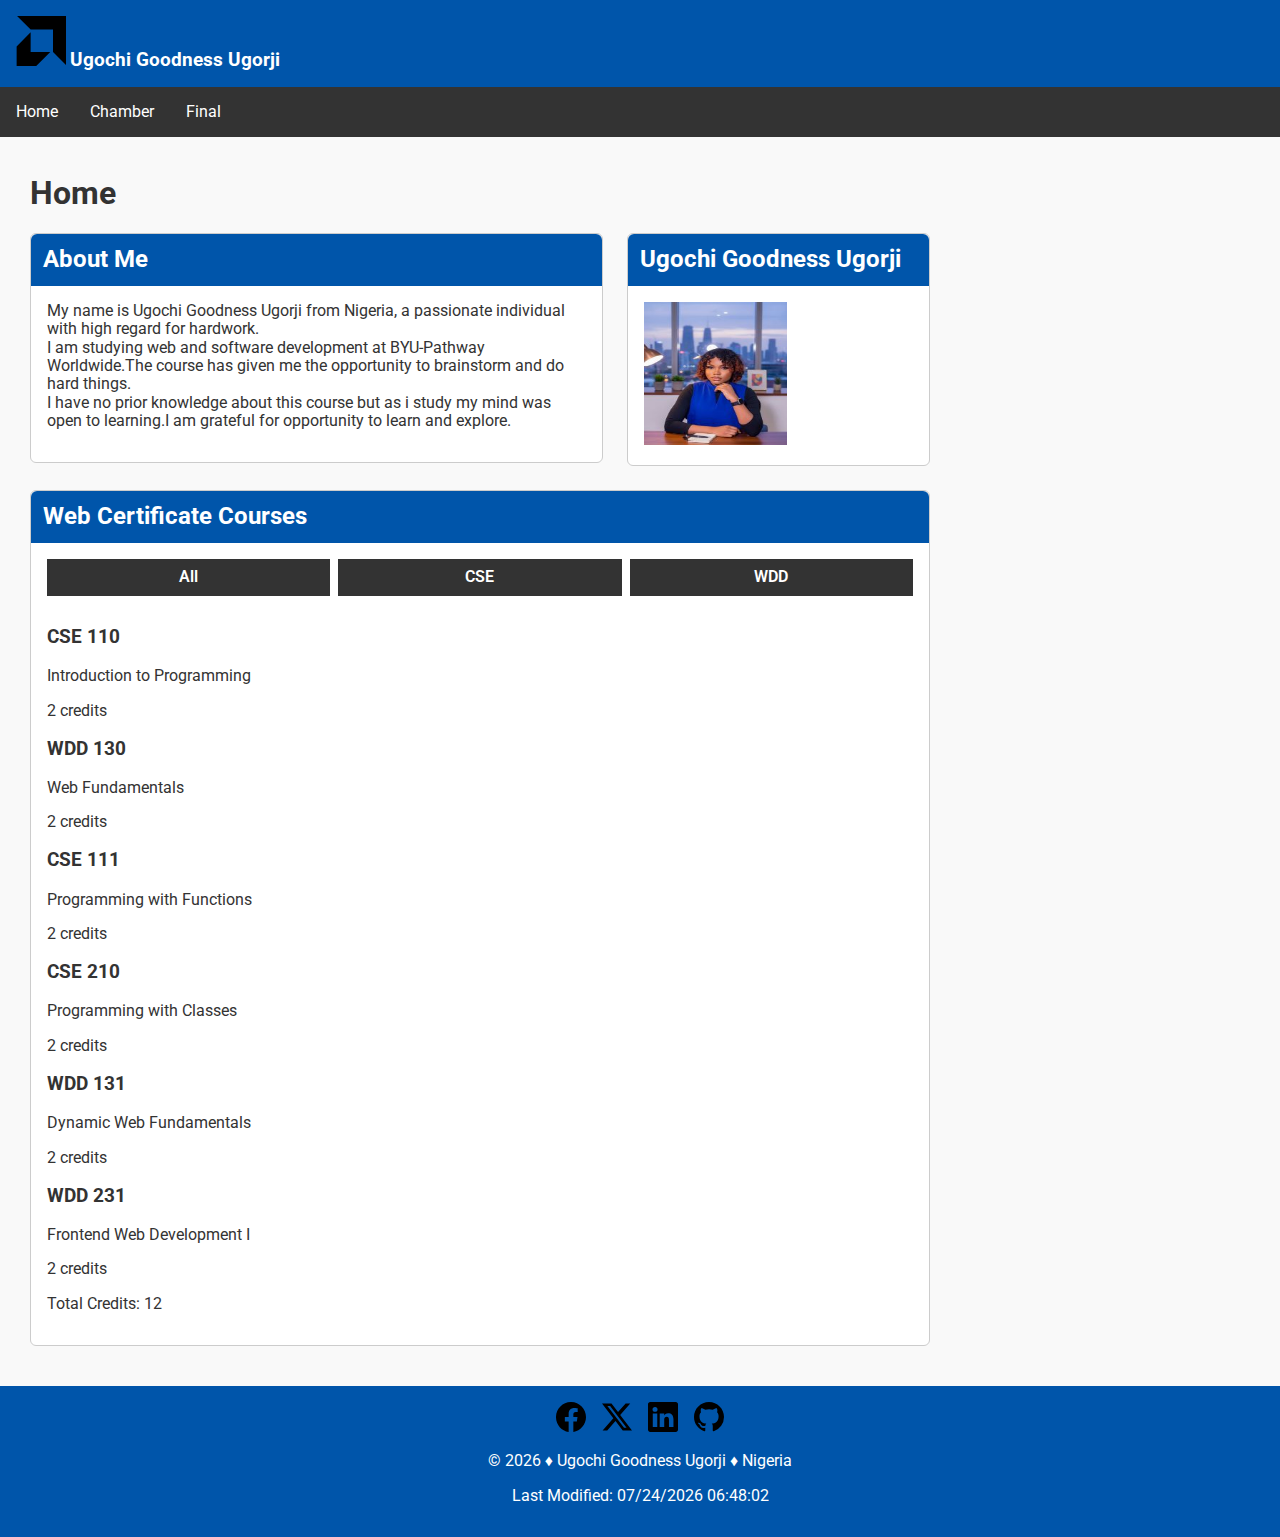
<file: index.html>
<!DOCTYPE html>
<html lang="en-US">
<head>
  <meta charset="UTF-8">
  <meta name="viewport" content="width=device-width, initial-scale=1.0">
  <title>Course Home Page</title>
  <meta name="description" content="This is a course landing page for Ugochi Goodness Ugorji. ">
  <meta name="author" content="Ugochi Goodness Ugorji">
 
     <!-- Google Font -->
  <link rel="preconnect" href="https://fonts.googleapis.com">
  <link rel="preconnect" href="https://fonts.gstatic.com" crossorigin>
  <link href="https://fonts.googleapis.com/css2?family=Roboto:wght@400;700&display=swap" rel="stylesheet">

  <link rel="stylesheet" href="styles/normalize.css">
  <link rel="stylesheet" href="styles/small.css">
  <link rel="stylesheet" href="styles/larger.css">

  <script src="scripts/navigation.js" defer></script>
  <script src="scripts/date.js" defer></script>
  <script src="scripts/courses.js" defer></script>
</head>


<body>
    <header>
        <img src="images/logo.svg" alt="site logo" width="40" height="40">
        <span>Ugochi Goodness Ugorji</span>
        <button id="nav-button" class="hamburger" aria-label="navigation"></button>
    </header>

    <nav id="nav-bar" class="navigation">
       <a href="index.html" class="active">Home</a>
       <a href="chamber/">Chamber</a>
       <a href="finalproject/">Final</a>
    </nav>

    <main>
        <h1>Home</h1>

    <div class="top-sections">
        <section class="card">
            <h2 class="about me">About Me</h2>
            <p>My name is Ugochi Goodness Ugorji from Nigeria, a passionate individual with high regard for hardwork. <br>I am studying web and software development at BYU-Pathway Worldwide.The course has given me the opportunity to brainstorm and do hard things. 
                <br>I have no prior knowledge about this course but as i study my mind was open to learning.I am grateful for opportunity to learn and explore.
            </p>
        </section>

        <section class="card">
               <h2>Ugochi Goodness Ugorji</h2>
               <img src="images/goodness.jpg" alt="Ugochi Goodness Ugorji" width="143" height="143">
        </section>
    </div>

        <section class="card">
            <h2 class="web certificate courses">Web Certificate Courses</h2>
         <div class="course-filters">

            <div class="filter-group broad">
               <button data-filter="all">All</button>
               <button data-filter="cse">CSE</button>
               <button data-filter="wdd">WDD</button>
            </div>
                 
             <div id="courses-container" class="courses"></div>
         </div>

            <p id="creditTotal">Total Credits: 0</p>
        </section>
    </main>

    <footer>
        <nav class="sociallinks">
          <a href="https://facebook.com">
            <img src="images/facebook.svg" alt="Facebook">
          </a>
          <a href="https://twitter.com">
            <img src="images/twitter-x.svg" alt="Twitter">
          </a>
          <a href="https://www.linkedin.com/in/ugochi-goodness-ugorji?lipi=urn%3Ali%3Apage%3Ad_flagship3_profile_view_base_contact_details%3ByvwgvwNKQumSyYw7Ydek9g%3D%3D">
            <img src="images/linkedin.svg" alt="LinkedIn">
          </a>
          <a href="https://github.com/UgochiGoodness">
            <img src="images/github.svg" alt="GitHub">
          </a>
        </nav>
        <p>© <span id="currentyear"></span> ♦ Ugochi Goodness Ugorji ♦ Nigeria</p>
        <p id="lastModified"></p>
    </footer>
</body>
</html>
</file>
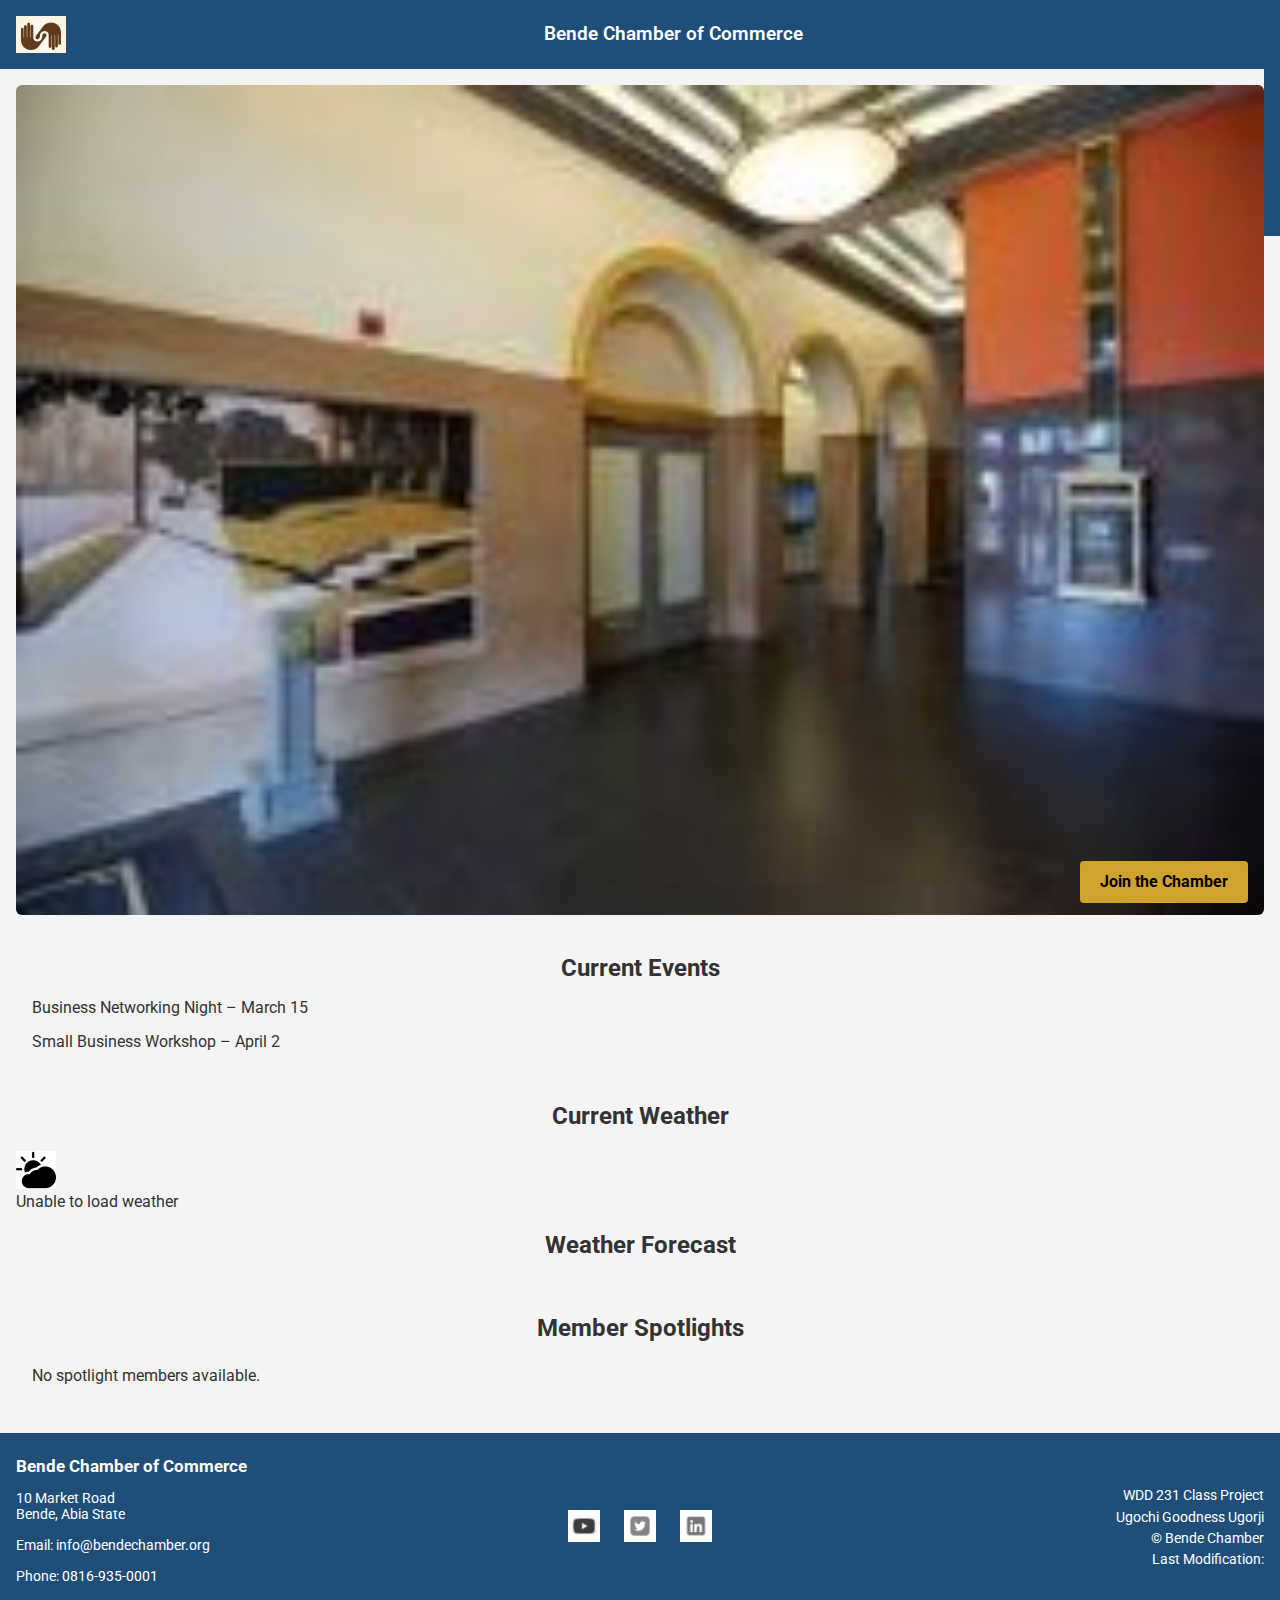
<file: chamber/index.html>
<!DOCTYPE html>
<html lang="en-US">
<head>
    <meta charset="UTF-8">
    <meta name="viewport" content="width=device-width, initial-scale=1.0">
    <title>Bende Chamber of Commerce | Home</title>
    <meta name="description" content="The Bende Chamber of Commerce business directory provides a comprehensive listing of local businesses, services, and member organizations in Nigeria.">
    <meta name="author" content="Ugochi Goodness Ugorji">

       <!-- Favicon -->
    <link rel="icon" href="images/favicon.ico">

       <!-- Facebook Meta -->
    <meta property="og:title" content="Bende Chamber of Commerce">
    <meta property="og:description" content="The Bende Chamber of Commerce is dedicated to supporting local businesses in Bende, 
    Nigeria, by providing them with greater visibility, and growth.">
    <meta property="og:image" content="https://ugochigoodness.github.io/wdd231/chamber/images/chamber.jpg">
    <meta property="og:url" content="https://ugochigoodness.github.io/wdd231/chamber/directory.html">

       <!-- Google Font -->
    <link rel="preconnect" href="https://fonts.googleapis.com">
    <link rel="preconnect" href="https://fonts.gstatic.com" crossorigin>
    <link href="https://fonts.googleapis.com/css2?family=Roboto:wght@400;700&display=swap" rel="stylesheet">

    <link rel="stylesheet" href="styles/normalize.css">
    <link rel="stylesheet" href="styles/small.css">
    <link rel="stylesheet" href="styles/large.css">

    <script src="scripts/spotlights.js" defer></script>
    <script src="scripts/weather.js" defer></script>
</head>

<body>
    <header>
       <img src="images/chamber.jpg" alt="Chamber Logo">
       <h1>Bende Chamber of Commerce</h1>
        <nav>
          <button id="menu" aria-label="Open navigation menu"></button>
            <ul class="navigation">
               <li><a href="#">Home</a></li>
               <li><a href="directory.html" class="active">Directory</a></li>
               <li><a href="#">Join</a></li>
               <li><a href="#">Discover</a></li>
            </ul>
        </nav>
    </header>

       <main>
               <!-- HERO -->
            <section class="hero">
               <img src="images/hero.jpg" alt="Bende community and local businesses">
               <a href="#" class="cta">Join the Chamber</a>
            </section>

             <!-- WRAPPER FOR EVENTS & WEATHER (NEW) -->
        <div class="home-main">  
                <!-- EVENTS -->
                  <section class="events">
                     <h2>Current Events</h2>
                     <p>Business Networking Night – March 15</p>
                     <p>Small Business Workshop – April 2</p>
                  </section>

                     <!-- CURRENT WEATHER -->
                <section class="weather-current">
                      <h2>Current Weather</h2>
                         <!-- Weather icon and temp dynamically inserted by JS -->
                    <div class="weather-icon-temp">
                      <img id="weather-icon" src="images/weather.png" alt="Weather icon" />
                      <div id="temperature"></div>
                    </div>
                      <div id="description"></div>
                        <div class="weather-details">
                           <p id="high"></p>
                           <p id="low"></p>
                           <p id="humidity"></p>
                           <p id="sunrise"></p>
                           <p id="sunset"></p>
                        </div>
                </section>

              <!-- WEATHER FORECAST -->
          <section class="weather-forecast">
            <h2>Weather Forecast</h2>
            <div id="forecast"></div>
          </section>
        </div> 

  <!-- SPOTLIGHTS -->
  <section class="spotlights">
    <h2>Member Spotlights</h2>
    <div class="spotlight-cards"></div>
  </section>
</main>

    <footer>
      <div class="footer-content">

        <div class="footer-left">
           <h3>Bende Chamber of Commerce</h3>
           <p>10 Market Road<br>Bende, Abia State</p>
           <p>Email: info@bendechamber.org</p>
           <p>Phone: 0816-935-0001</p>
        </div>

        <div class="footer-center">
             <a href="#" aria-label="YouTube">
               <img src="images/youtube.jpg" alt="YouTube icon">
             </a>
            <a href="#" aria-label="Twitter">
              <img src="images/twitter.png" alt="Twitter icon">
            </a>
          <a href="#" aria-label="LinkedIn">
            <img src="images/linkedin.png" alt="LinkedIn icon">
          </a>
        </div>

        <div class="footer-right">
           <p>WDD 231 Class Project</p>
           <p>Ugochi Goodness Ugorji</p>
           <p>© <span id="year"></span> Bende Chamber</p>
           <p>Last Modification: <span id="lastModified"></span></p>
        </div>

       </div>
    </footer>
</body>
</html>
</file>
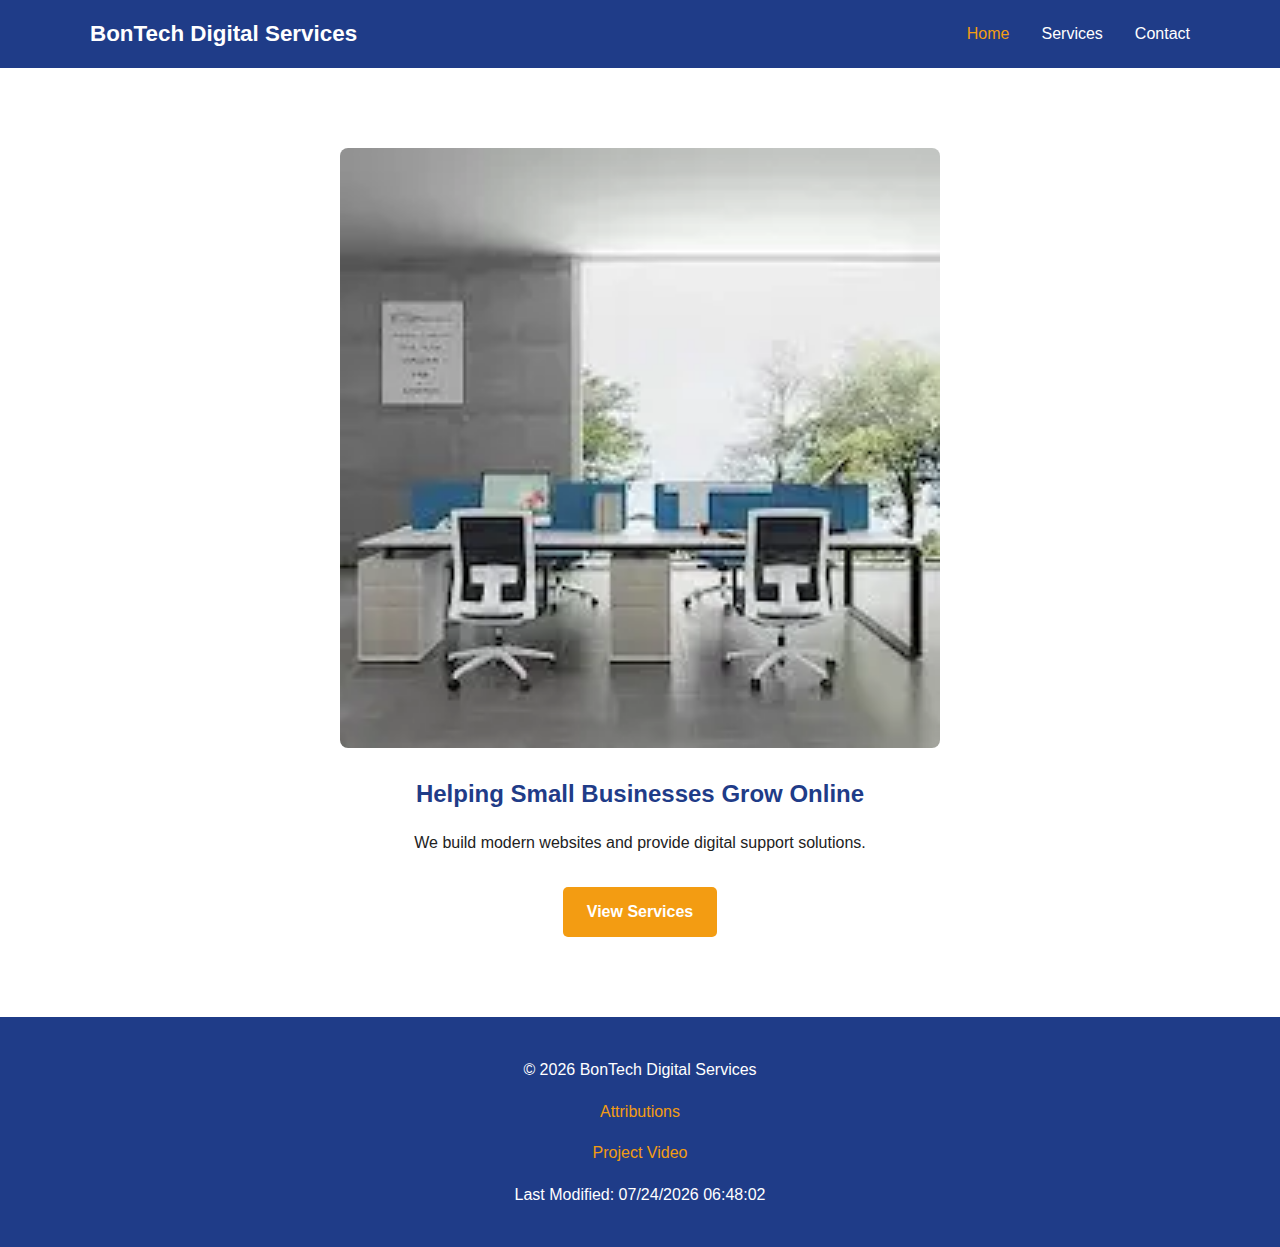
<file: finalproject/index.html>
<!DOCTYPE html>
<html lang="en-US">
<head>
<meta charset="UTF-8">
<title>Home | BonTech Digital Services</title>
<meta name="description" content="BonTech provides web development and digital solutions for small businesses.">
<meta name="author" content="Ugochi Goodness Ugorji">
<meta name="viewport" content="width=device-width, initial-scale=1.0">

<!-- Favicon -->
    <link rel="icon" href="images/favicon.ico">

    <meta property="og:title" content="BonTech Digital Services – Web Solutions">
    <meta property="og:description" content="BonTech provides modern websites and digital support to help small businesses grow online.">
    <meta property="og:image" content="https://ugochigoodness.github.io/wdd231/finalproject/images/hero.webp">
    <meta property="og:url" content="https://ugochigoodness.github.io/wdd231/finalproject/index.html">
    <meta property="og:type" content="website">

<link rel="stylesheet" href="styles/base.css">
<link rel="stylesheet" href="styles/larger.css">

<meta property="og:title" content="BonTech Digital Services">
<meta property="og:description" content="Professional web and digital solutions.">
<meta property="og:type" content="website">
<meta property="og:image" content="images/hero.webp">
</head>

<body>

<header>
  <div class="header-container">
    <h1>BonTech Digital Services</h1>
    <button id="menuBtn" aria-label="Toggle Navigation">☰</button>
    <nav id="navMenu">
      <a href="index.html" class="active">Home</a>
      <a href="services.html">Services</a>
      <a href="contact.html">Contact</a>
    </nav>
  </div>
</header>


<main>
<section class="hero">
<img src="images/hero.webp" alt="Professional web development workspace" loading="lazy">
<h2>Helping Small Businesses Grow Online</h2>
<p>We build modern websites and provide digital support solutions.</p>
<a href="services.html" class="cta">View Services</a>
</section>
</main>

<footer>
<p>&copy; 2026 BonTech Digital Services</p>
<p><a href="attributions.html">Attributions</a></p>
<p><a href="https://your-video-link.com">Project Video</a></p>
<p id="lastModified"></p>
</footer>

<script type="module" src="js/main.js"></script>
</body>
</html>
</file>
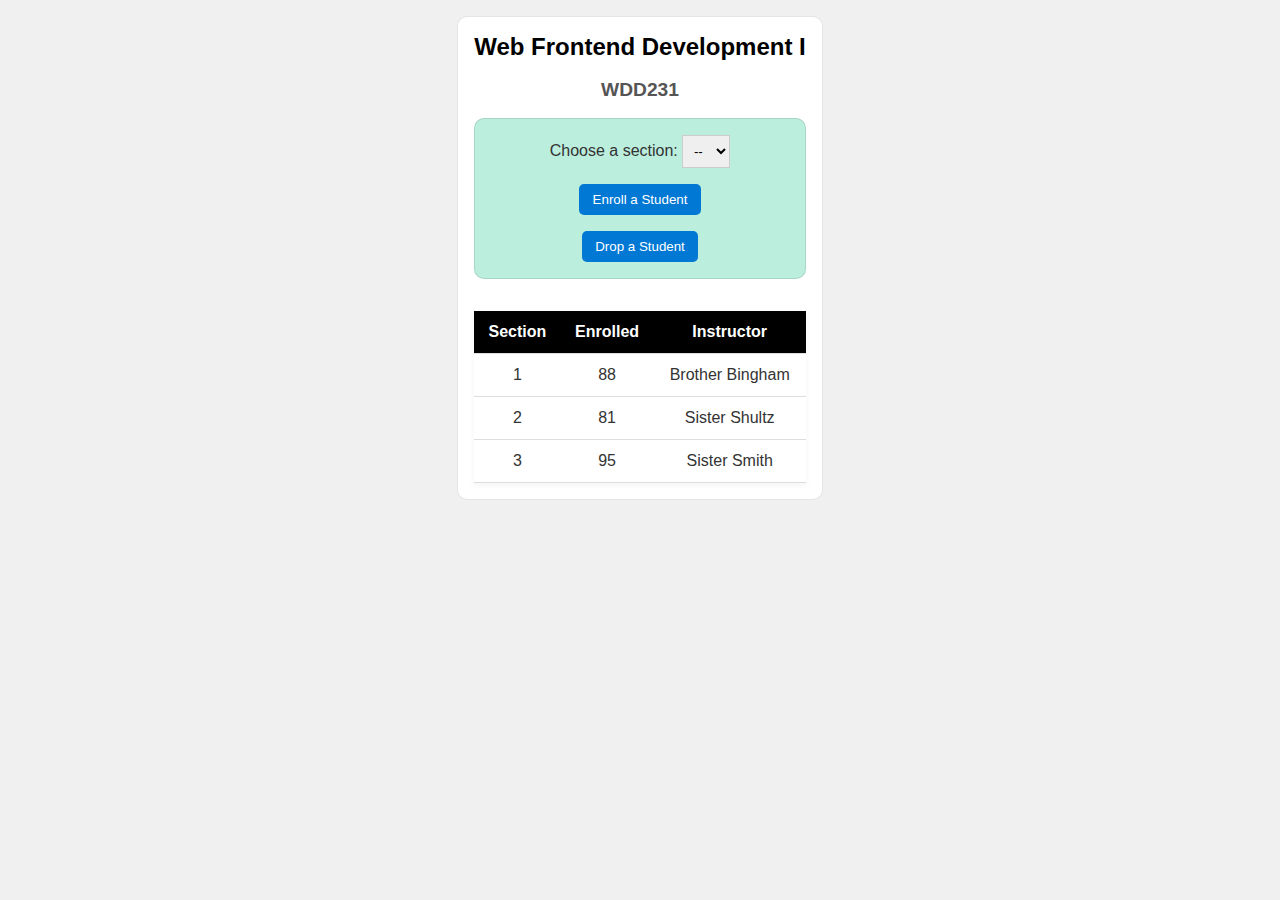
<file: modules.html>
<!DOCTYPE html>
<html lang="en-US">

<head>
  <meta charset="UTF-8">
  <meta name="viewport" content="width=device-width, initial-scale=1.0">
  <title>Modules Example: Course and Sections</title>
  <link rel="stylesheet" href="styles/modules.css">
  <script type="module" src="scripts/modules.mjs"></script>
  <script src="scripts/course.mjs" defer></script>
  <script src="scripts/output.mjs" defer></script>
  <script src="scripts/sections.mjs" defer></script>
</head>

<body>
  <main>
  <h1 id="courseName">Web Frontend Development I</h1>
  <h2 id="courseCode">WDD231</h2>

  <div id="enrollment">
    <label for="sectionNumber">Choose a section:</label>
    <select id="sectionNumber">
      <option value="0">--</option>
      <option value="1">1</option>
      <option value="2">2</option>
      <option value="3">3</option>
    </select>
    <button id="enrollStudent">Enroll a Student</button>
    <button id="dropStudent">Drop a Student</button>
  </div>

  <table>
    <thead>
      <tr>
        <th>Section</th>
        <th>Enrolled</th>
        <th>Instructor</th>
      </tr>
    </thead>
    <tbody id="sections">
      <tr>
        <td>1</td>
        <td>88</td>
        <td>Brother Bingham</td>
      </tr>

      <tr>
        <td>2</td>
        <td>81</td>
        <td>Sister Shultz</td>
      </tr>

      <tr>
        <td>3</td>
        <td>95</td>
        <td>Sister Smith</td>
      </tr>
    </tbody>
  </table>
  </main>
</body>

</html>
</file>
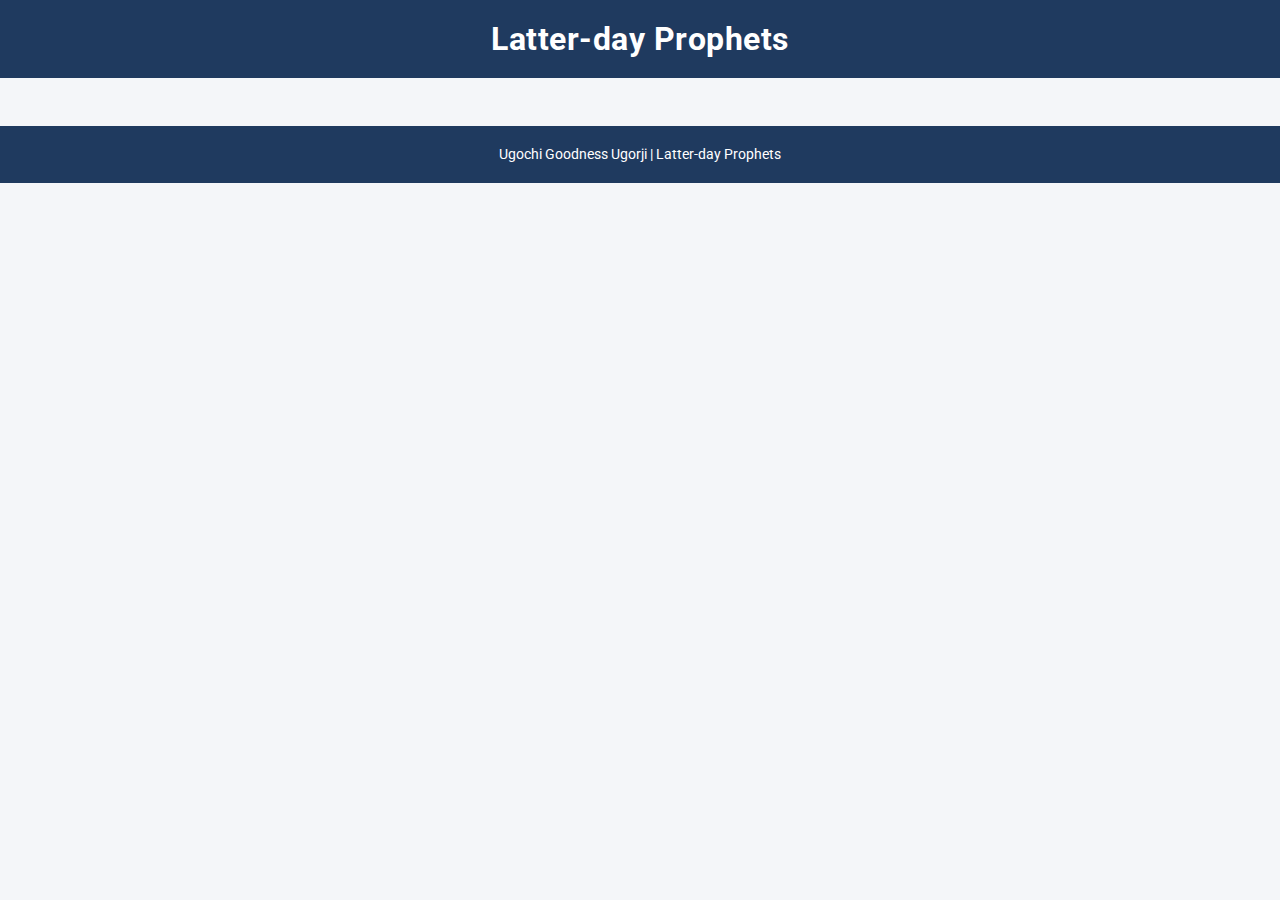
<file: prophets.html>
<!DOCTYPE html>
<html lang="en-US">
<head>
    <meta charset="UTF-8">
    <meta name="viewport" content="width=device-width, initial-scale=1.0">
    <title>Latter-Day Saints Prophets</title>
    <meta name="description" content="">
    <meta name="author" content="Ugochi Goodness Ugochi">

       <!-- Google Font -->
    <link rel="preconnect" href="https://fonts.googleapis.com">
    <link rel="preconnect" href="https://fonts.gstatic.com" crossorigin>
    <link href="https://fonts.googleapis.com/css2?family=Roboto:wght@400;700&display=swap" rel="stylesheet">

    <link rel="stylesheet" href="styles/prophets.css">

    <script src="scripts/prophets.js" defer ></script>

</head>
<body>
    <header>
      <h1>Latter-day Prophets</h1>
    </header>
    <main>
      <div id="cards"></div>
    </main>
    <footer>
      Ugochi Goodness Ugorji | Latter-day Prophets
    </footer> 
</body>
</html>
</file>
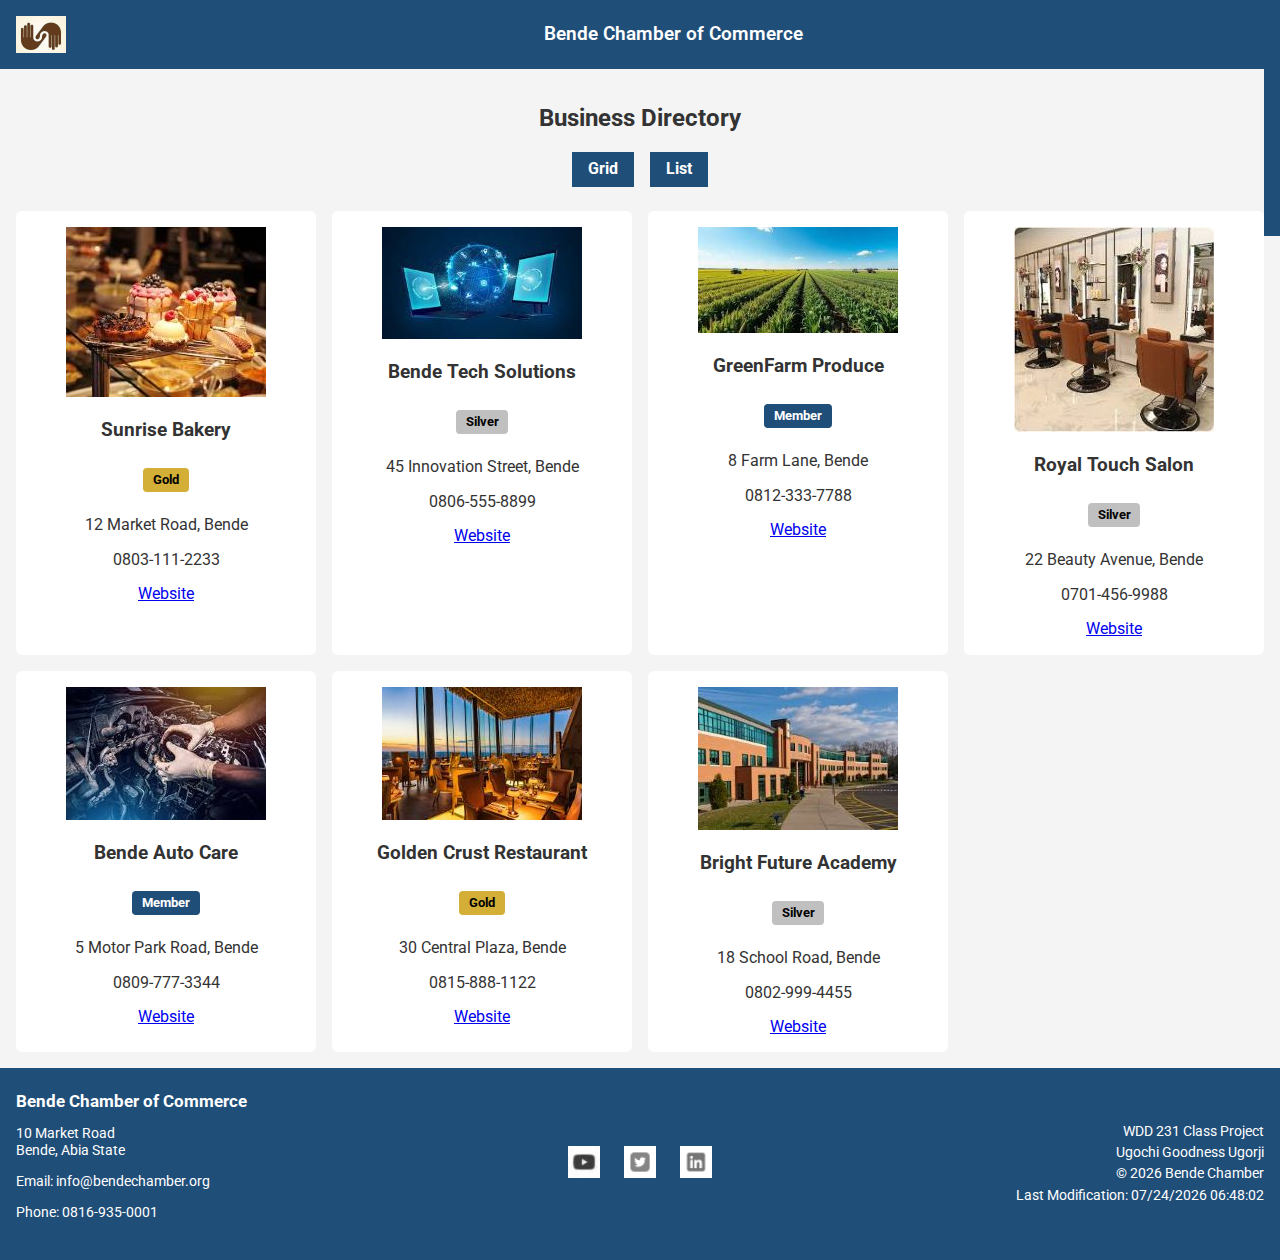
<file: chamber/directory.html>
<!DOCTYPE html>
<html lang="en-US">
<head>
    <meta charset="UTF-8">
    <meta name="viewport" content="width=device-width, initial-scale=1.0">
    <title>Bende Chamber of Commerce | Directory</title>
    <meta name="description" content="Chamber of Commerce business directory for Bende Chamber of Comer located in Nigeria">
    <meta name="author" content="Ugochi Goodness Ugorji">

       <!-- Favicon -->
    <link rel="icon" href="images/favicon.ico">

       <!-- Facebook Meta -->
    <meta property="og:title" content="Bende Chamber of Commerce">
    <meta property="og:description" content="Supporting local businesses in Bende, Niegria so that there will be visibility, growth and connection.">
    <meta property="og:image" content="images/facebook.png">
    <meta property="og:url" content="https://UgochiGoodness.github.io/wdd231/chamber/">

       <!-- Google Font -->
    <link rel="preconnect" href="https://fonts.googleapis.com">
    <link rel="preconnect" href="https://fonts.gstatic.com" crossorigin>
    <link href="https://fonts.googleapis.com/css2?family=Roboto:wght@400;700&display=swap" rel="stylesheet">

    <link rel="stylesheet" href="styles/normalize.css">
    <link rel="stylesheet" href="styles/small.css">
    <link rel="stylesheet" href="styles/large.css">
</head>
<body>
    <header>
       <img src="images/chamber.jpg" alt="Chamber Logo">
       <h1>Bende Chamber of Commerce</h1>
        <nav>
          <button id="menu" aria-label="Open navigation menu"></button>
            <ul class="navigation">
               <li><a href="#">Home</a></li>
               <li><a href="directory.html" class="active">Directory</a></li>
               <li><a href="#">Join</a></li>
               <li><a href="#">Discover</a></li>
            </ul>
        </nav>
    </header>

        <main>
          <h2>Business Directory</h2>

         <div class="view-buttons">
           <button id="grid">Grid</button>
           <button id="list">List</button>
         </div>

          <section id="members" class="grid"></section>
        </main>

    <footer>
      <div class="footer-content">

        <div class="footer-left">
           <h3>Bende Chamber of Commerce</h3>
           <p>10 Market Road<br>Bende, Abia State</p>
           <p>Email: info@bendechamber.org</p>
           <p>Phone: 0816-935-0001</p>
        </div>

        <div class="footer-center">
             <a href="#" aria-label="YouTube">
               <img src="images/youtube.jpg" alt="YouTube icon">
             </a>
            <a href="#" aria-label="Twitter">
              <img src="images/twitter.png" alt="Twitter icon">
            </a>
          <a href="#" aria-label="LinkedIn">
            <img src="images/linkedin.png" alt="LinkedIn icon">
          </a>
        </div>

        <div class="footer-right">
           <p>WDD 231 Class Project</p>
           <p>Ugochi Goodness Ugorji</p>
           <p>© <span id="year"></span> Bende Chamber</p>
           <p>Last Modification: <span id="lastModified"></span></p>
        </div>

       </div>
    </footer>

      <script src="scripts/directory.js" defer></script>
</body>
</html>
</file>
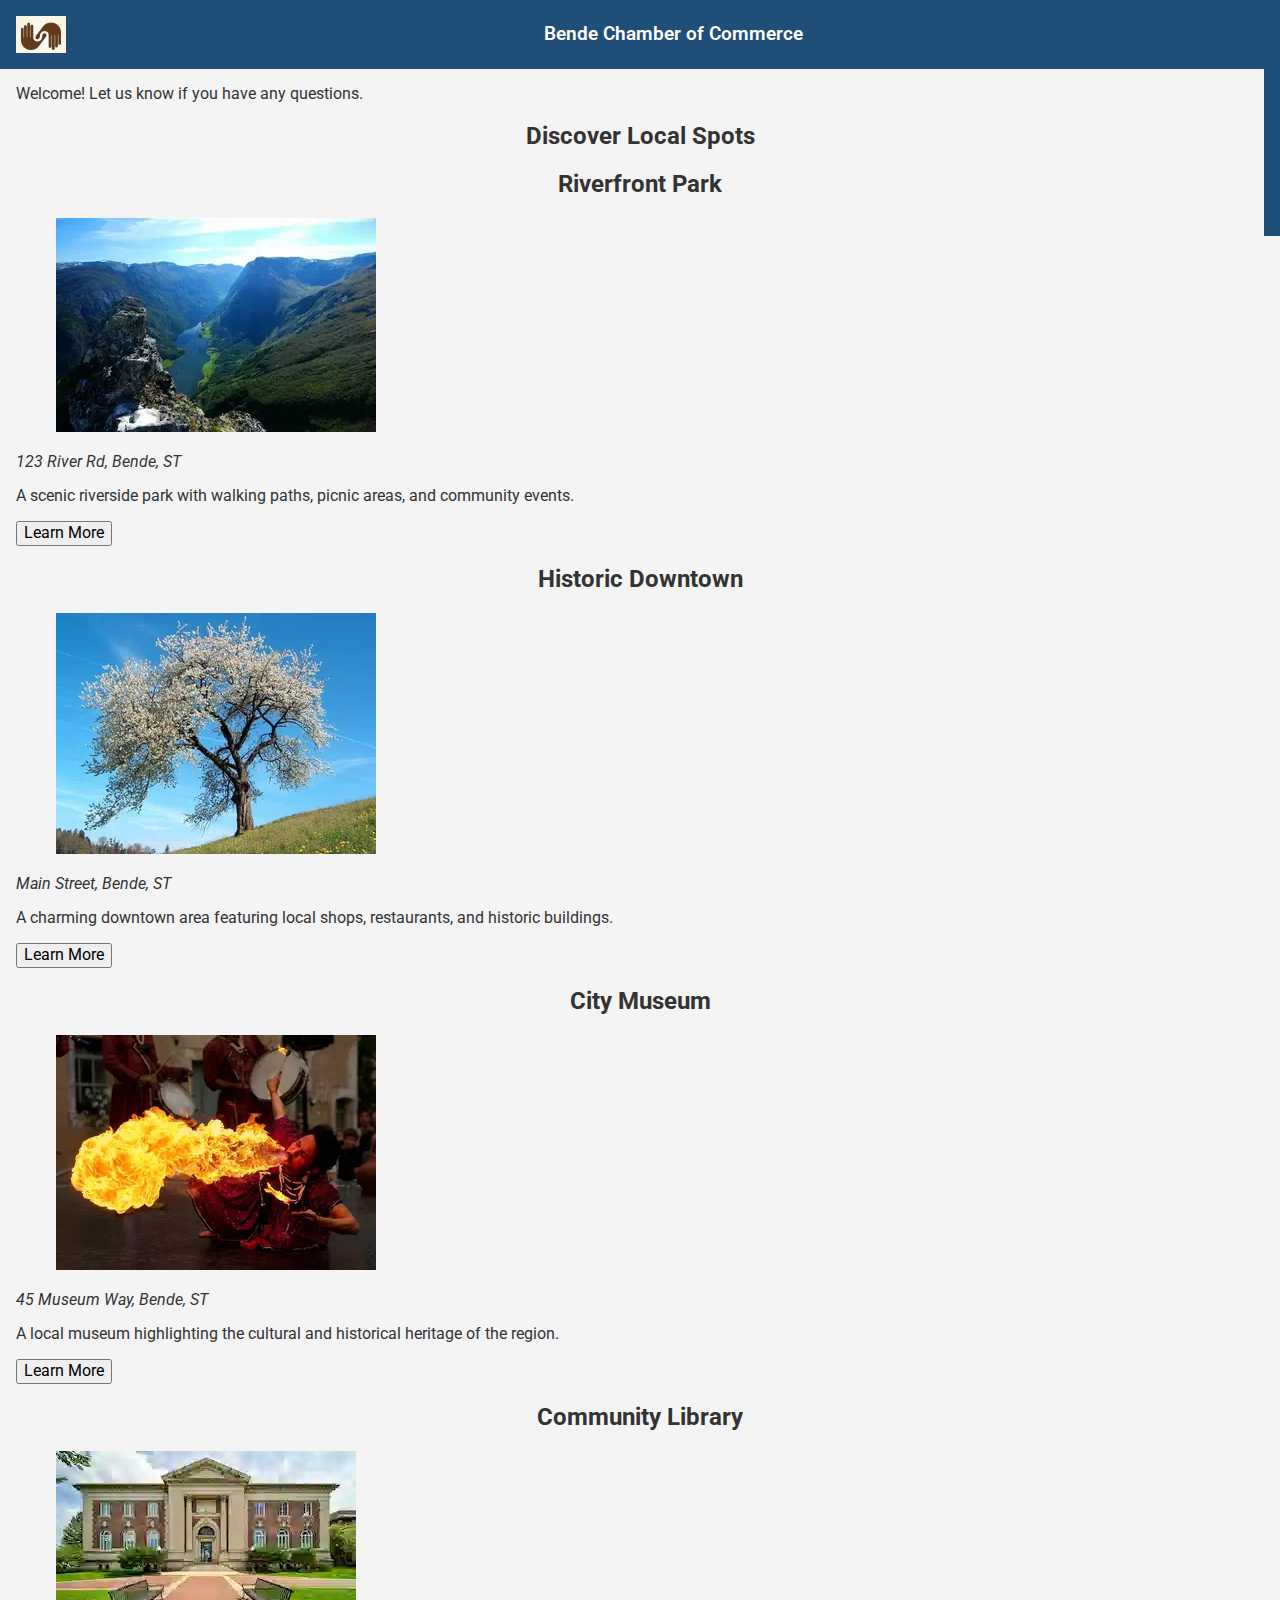
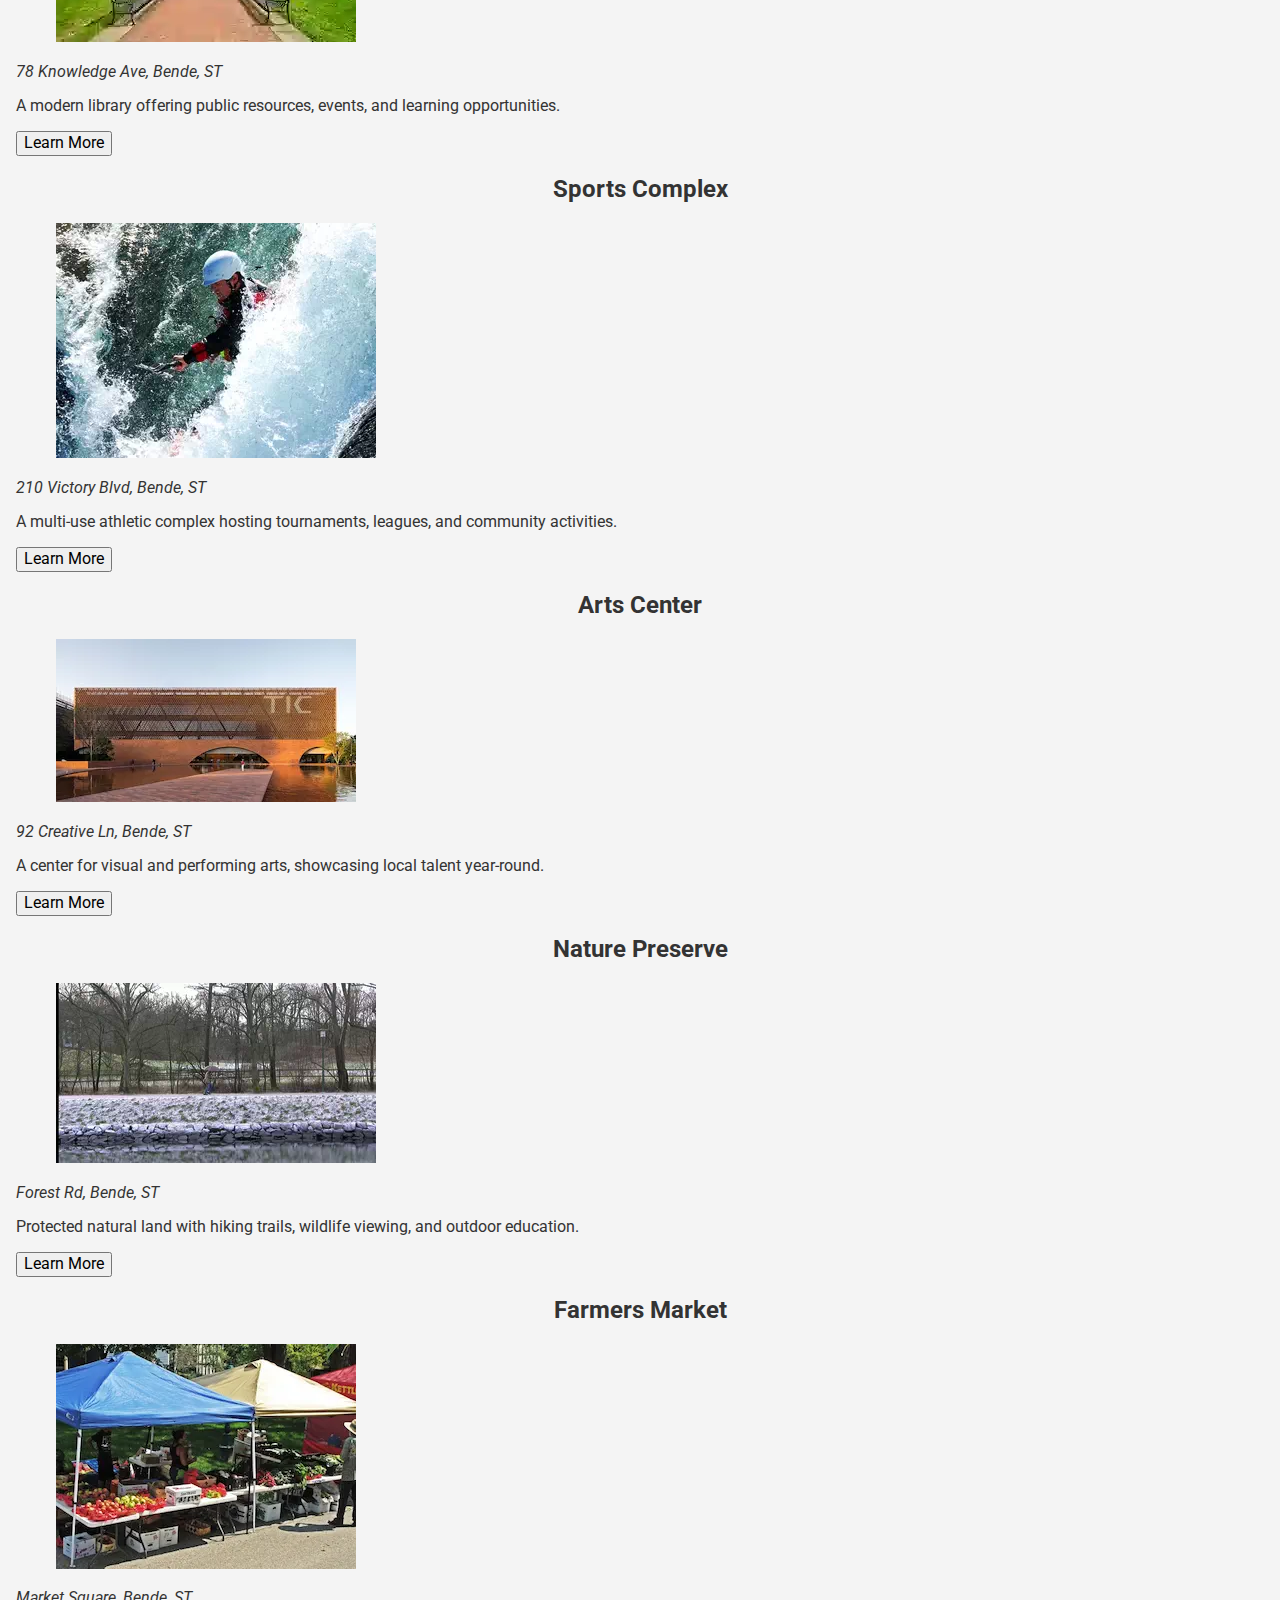
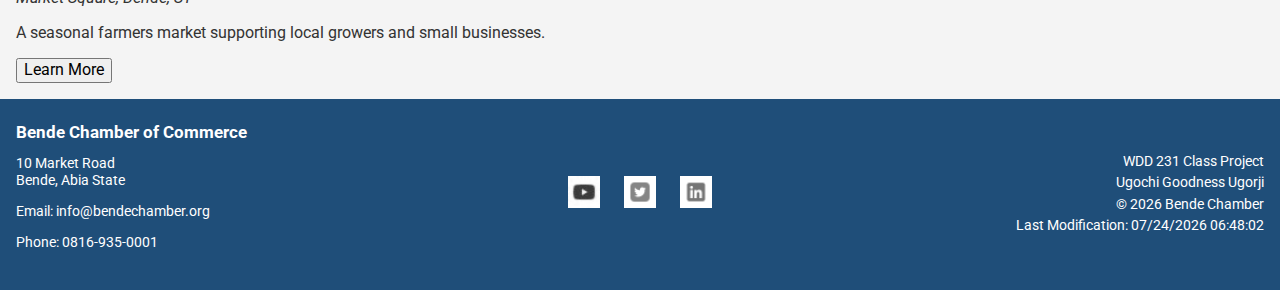
<file: chamber/discover.html>
<!DOCTYPE html>
<html lang="en-US">
<head>
    <meta charset="UTF-8">
    <meta name="viewport" content="width=device-width, initial-scale=1.0">
    <title>Bende Chamber of Commerce | Discover</title>
    <meta name="description" content="The Bende Chamber of Commerce business directory provides a comprehensive listing of local businesses, services, and member organizations in Nigeria.">
    <meta name="author" content="Ugochi Goodness Ugorji">

       <!-- Favicon -->
    <link rel="icon" href="images/favicon.ico">

       <!-- Facebook Meta -->
    <meta property="og:title" content="Bende Chamber of Commerce">
    <meta property="og:description" content="The Bende Chamber of Commerce is dedicated to supporting local businesses in Bende, 
    Nigeria, by providing them with greater visibility, and growth.">
    <meta property="og:image" content="https://ugochigoodness.github.io/wdd231/chamber/images/chamber.jpg">
    <meta property="og:url" content="https://ugochigoodness.github.io/wdd231/chamber/directory.html">

       <!-- Google Font -->
    <link rel="preconnect" href="https://fonts.googleapis.com">
    <link rel="preconnect" href="https://fonts.gstatic.com" crossorigin>
    <link href="https://fonts.googleapis.com/css2?family=Roboto:wght@400;700&display=swap" rel="stylesheet">

    <link rel="stylesheet" href="styles/normalize.css">
    <link rel="stylesheet" href="styles/small.css">
    <link rel="stylesheet" href="styles/large.css">
    <link rel="stylesheet" href="styles/medium.css">

    <script src="js/discover.js" type="module"></script>
</head>
<body> 
    <header>
       <img src="images/chamber.jpg" alt="Chamber Logo">
       <h1>Bende Chamber of Commerce</h1>
        <nav>
          <button id="menu" aria-label="Open navigation menu"></button>
            <ul class="navigation">
               <li><a href="index.html" class="active">Home</a></li>
               <li><a href="directory.html" class="active">Directory</a></li>
               <li><a href="join.html" class="active">Join</a></li>
               <li><a href="discover.html" class="active">Discover</a></li>
            </ul>
        </nav>
    </header>

    <main>
        <section id="visit-message">
          <h2>Visit Message</h2>
          <!-- your content here -->
        </section>

        <h2>Discover Local Spots</h2>
        <section class="discover-grid">
           <!-- your cards here -->
        </section>
    </main>

    <footer>
      <div class="footer-content">

        <div class="footer-left">
           <h3>Bende Chamber of Commerce</h3>
           <p>10 Market Road<br>Bende, Abia State</p>
           <p>Email: info@bendechamber.org</p>
           <p>Phone: 0816-935-0001</p>
        </div>

        <div class="footer-center">
             <a href="#" aria-label="YouTube">
               <img src="images/youtube.jpg" alt="YouTube icon">
             </a>
            <a href="#" aria-label="Twitter">
              <img src="images/twitter.png" alt="Twitter icon">
            </a>
          <a href="#" aria-label="LinkedIn">
            <img src="images/linkedin.png" alt="LinkedIn icon">
          </a>
        </div>

        <div class="footer-right">
           <p>WDD 231 Class Project</p>
           <p>Ugochi Goodness Ugorji</p>
           <p>© <span id="year"></span> Bende Chamber</p>
           <p>Last Modification: <span id="lastModified"></span></p>
        </div>

       </div>
    </footer>
</body>
</html>
</file>
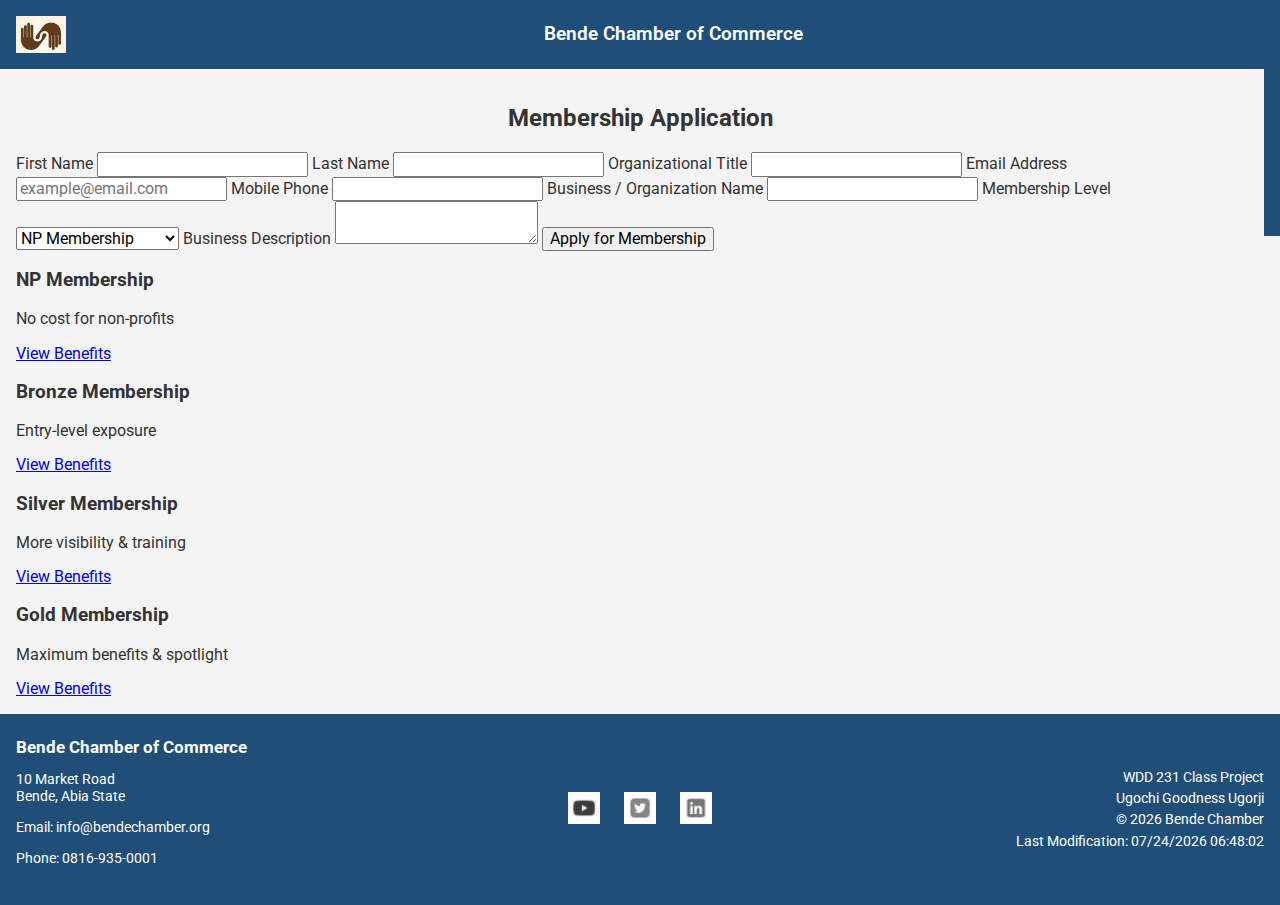
<file: chamber/join.html>
<!DOCTYPE html>
<html lang="en-US">
<head>
    <meta charset="UTF-8">
    <meta name="viewport" content="width=device-width, initial-scale=1.0">
    <title>Bende Chamber of Commerce | Join</title>
    <meta name="description" content="The Bende Chamber of Commerce business directory provides a comprehensive listing of local businesses, services, and member organizations in Nigeria.">
    <meta name="author" content="Ugochi Goodness Ugorji">

       <!-- Favicon -->
    <link rel="icon" href="images/favicon.ico">

       <!-- Facebook Meta -->
    <meta property="og:title" content="Bende Chamber of Commerce">
    <meta property="og:description" content="The Bende Chamber of Commerce is dedicated to supporting local businesses in Bende, 
    Nigeria, by providing them with greater visibility, and growth.">
    <meta property="og:image" content="https://ugochigoodness.github.io/wdd231/chamber/images/chamber.jpg">
    <meta property="og:url" content="https://ugochigoodness.github.io/wdd231/chamber/directory.html">

       <!-- Google Font -->
    <link rel="preconnect" href="https://fonts.googleapis.com">
    <link rel="preconnect" href="https://fonts.gstatic.com" crossorigin>
    <link href="https://fonts.googleapis.com/css2?family=Roboto:wght@400;700&display=swap" rel="stylesheet">

    <link rel="stylesheet" href="styles/normalize.css">
    <link rel="stylesheet" href="styles/small.css">
    <link rel="stylesheet" href="styles/large.css">

    <script src="scripts/join.js" defer></script>
</head>
<body>

    <header>
       <img src="images/chamber.jpg" alt="Chamber Logo">
       <h1>Bende Chamber of Commerce</h1>
        <nav>
          <button id="menu" aria-label="Open navigation menu"></button>
            <ul class="navigation">
               <li><a href="index.html" class="active">Home</a></li>
               <li><a href="directory.html" class="active">Directory</a></li>
               <li><a href="join.html" class="active">Join</a></li>
               <li><a href="discovery.html" class="active">Discover</a></li>
            </ul>
        </nav>
    </header>

  <main class="join-layout">

    <form method="get" action="thankyou.html" class="join-form">
      <h2>Membership Application</h2>

      <label>
        First Name
        <input type="text" name="firstName" title="Applicant First Name"
          autocomplete="given-name" required>
      </label>

      <label>
        Last Name
        <input type="text" name="lastName" title="Applicant Last Name"
          autocomplete="family-name" required>
      </label>

      <label>
        Organizational Title
        <input type="text" name="orgTitle" title="Organizational Title"
          autocomplete="organization-title"
          pattern="[A-Za-z\- ]{7,}">
      </label>

      <label>
        Email Address
        <input type="email" name="email" title="Email Address"
          autocomplete="email" placeholder="example@email.com" required>
      </label>

      <label>
        Mobile Phone
        <input type="tel" name="phone" title="Mobile Phone Number"
          autocomplete="tel" required>
      </label>

      <label>
        Business / Organization Name
        <input type="text" name="business" title="Business Name"
          autocomplete="organization" required>
      </label>

      <label>
        Membership Level
        <select name="membership" title="Membership Level" required>
          <option value="np">NP Membership</option>
          <option value="bronze">Bronze Membership</option>
          <option value="silver">Silver Membership</option>
          <option value="gold">Gold Membership</option>
        </select>
      </label>

      <label>
        Business Description
        <textarea name="description" title="Business Description"></textarea>
      </label>

      <input type="hidden" id="timestamp" name="timestamp">

      <input type="submit" value="Apply for Membership">
    </form>

    <!-- MEMBERSHIP CARDS -->
    <section class="membership-cards">
      <div class="card animate">
        <h3>NP Membership</h3>
        <p>No cost for non-profits</p>
        <a href="#" data-modal="npModal">View Benefits</a>
      </div>

      <div class="card animate">
        <h3>Bronze Membership</h3>
        <p>Entry-level exposure</p>
        <a href="#" data-modal="bronzeModal">View Benefits</a>
      </div>

      <div class="card animate">
        <h3>Silver Membership</h3>
        <p>More visibility & training</p>
        <a href="#" data-modal="silverModal">View Benefits</a>
      </div>

      <div class="card animate">
        <h3>Gold Membership</h3>
        <p>Maximum benefits & spotlight</p>
        <a href="#" data-modal="goldModal">View Benefits</a>
      </div>
    </section>

    <!-- MODALS -->
    <dialog id="npModal">
      <h3>NP Membership Benefits</h3>
      <p>Event access, networking, and resources.</p>
      <button>Close</button>
    </dialog>

    <dialog id="bronzeModal">
      <h3>Bronze Benefits</h3>
      <p>Directory listing and basic promotion.</p>
      <button>Close</button>
    </dialog>

    <dialog id="silverModal">
      <h3>Silver Benefits</h3>
      <p>Training events and advertising discounts.</p>
      <button>Close</button>
    </dialog>

    <dialog id="goldModal">
      <h3>Gold Benefits</h3>
      <p>Homepage spotlight and premium event access.</p>
      <button aria-label="Close membership benefits dialog">Close</button>

    </dialog>

  </main>
    <footer>
      <div class="footer-content">

        <div class="footer-left">
           <h3>Bende Chamber of Commerce</h3>
           <p>10 Market Road<br>Bende, Abia State</p>
           <p>Email: info@bendechamber.org</p>
           <p>Phone: 0816-935-0001</p>
        </div>

        <div class="footer-center">
             <a href="#" aria-label="YouTube">
               <img src="images/youtube.jpg" alt="YouTube icon">
             </a>
            <a href="#" aria-label="Twitter">
              <img src="images/twitter.png" alt="Twitter icon">
            </a>
          <a href="#" aria-label="LinkedIn">
            <img src="images/linkedin.png" alt="LinkedIn icon">
          </a>
        </div>

        <div class="footer-right">
           <p>WDD 231 Class Project</p>
           <p>Ugochi Goodness Ugorji</p>
           <p>© <span id="year"></span> Bende Chamber</p>
           <p>Last Modification: <span id="lastModified"></span></p>
        </div>

       </div>
    </footer>
</body>
</html>
</file>
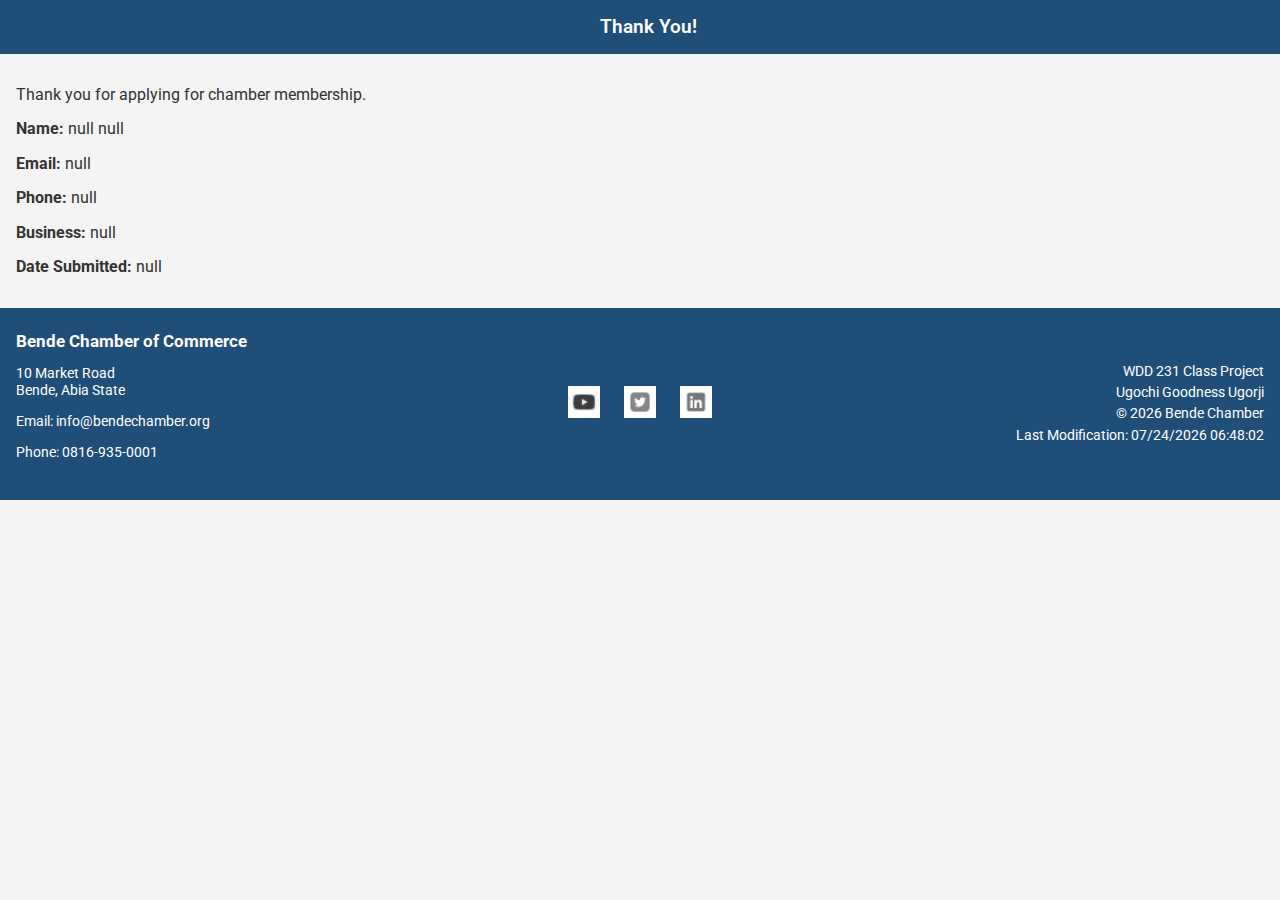
<file: chamber/thankyou.html>
<!DOCTYPE html>
<html lang="en-US">
<head>
    <meta charset="UTF-8">
    <meta name="viewport" content="width=device-width, initial-scale=1.0">
    <title>Bende Chamber of Commerce | Thank You</title>
    <meta name="description" content="The Bende Chamber of Commerce business directory provides a comprehensive listing of local businesses, services, and member organizations in Nigeria.">
    <meta name="author" content="Ugochi Goodness Ugorji">

       <!-- Favicon -->
    <link rel="icon" href="images/favicon.ico">

       <!-- Facebook Meta -->
    <meta property="og:title" content="Bende Chamber of Commerce">
    <meta property="og:description" content="The Bende Chamber of Commerce is dedicated to supporting local businesses in Bende, 
    Nigeria, by providing them with greater visibility, and growth.">
    <meta property="og:image" content="https://ugochigoodness.github.io/wdd231/chamber/images/chamber.jpg">
    <meta property="og:url" content="https://ugochigoodness.github.io/wdd231/chamber/directory.html">

       <!-- Google Font -->
    <link rel="preconnect" href="https://fonts.googleapis.com">
    <link rel="preconnect" href="https://fonts.gstatic.com" crossorigin>
    <link href="https://fonts.googleapis.com/css2?family=Roboto:wght@400;700&display=swap" rel="stylesheet">

    <link rel="stylesheet" href="styles/normalize.css">
    <link rel="stylesheet" href="styles/small.css">
    <link rel="stylesheet" href="styles/large.css">

    <script src="scripts/join.js" defer></script>
</head>
<body> 
  <header>
    <h1>Thank You!</h1>
  </header>

  <main class="thankyou">
    <p>Thank you for applying for chamber membership.</p>

    <div id="formData"></div>
  </main>
    <footer>
      <div class="footer-content">

        <div class="footer-left">
           <h3>Bende Chamber of Commerce</h3>
           <p>10 Market Road<br>Bende, Abia State</p>
           <p>Email: info@bendechamber.org</p>
           <p>Phone: 0816-935-0001</p>
        </div>

        <div class="footer-center">
             <a href="#" aria-label="YouTube">
               <img src="images/youtube.jpg" alt="YouTube icon">
             </a>
            <a href="#" aria-label="Twitter">
              <img src="images/twitter.png" alt="Twitter icon">
            </a>
          <a href="#" aria-label="LinkedIn">
            <img src="images/linkedin.png" alt="LinkedIn icon">
          </a>
        </div>

        <div class="footer-right">
           <p>WDD 231 Class Project</p>
           <p>Ugochi Goodness Ugorji</p>
           <p>© <span id="year"></span> Bende Chamber</p>
           <p>Last Modification: <span id="lastModified"></span></p>
        </div>

       </div>
    </footer>
</body>
</html>
</file>
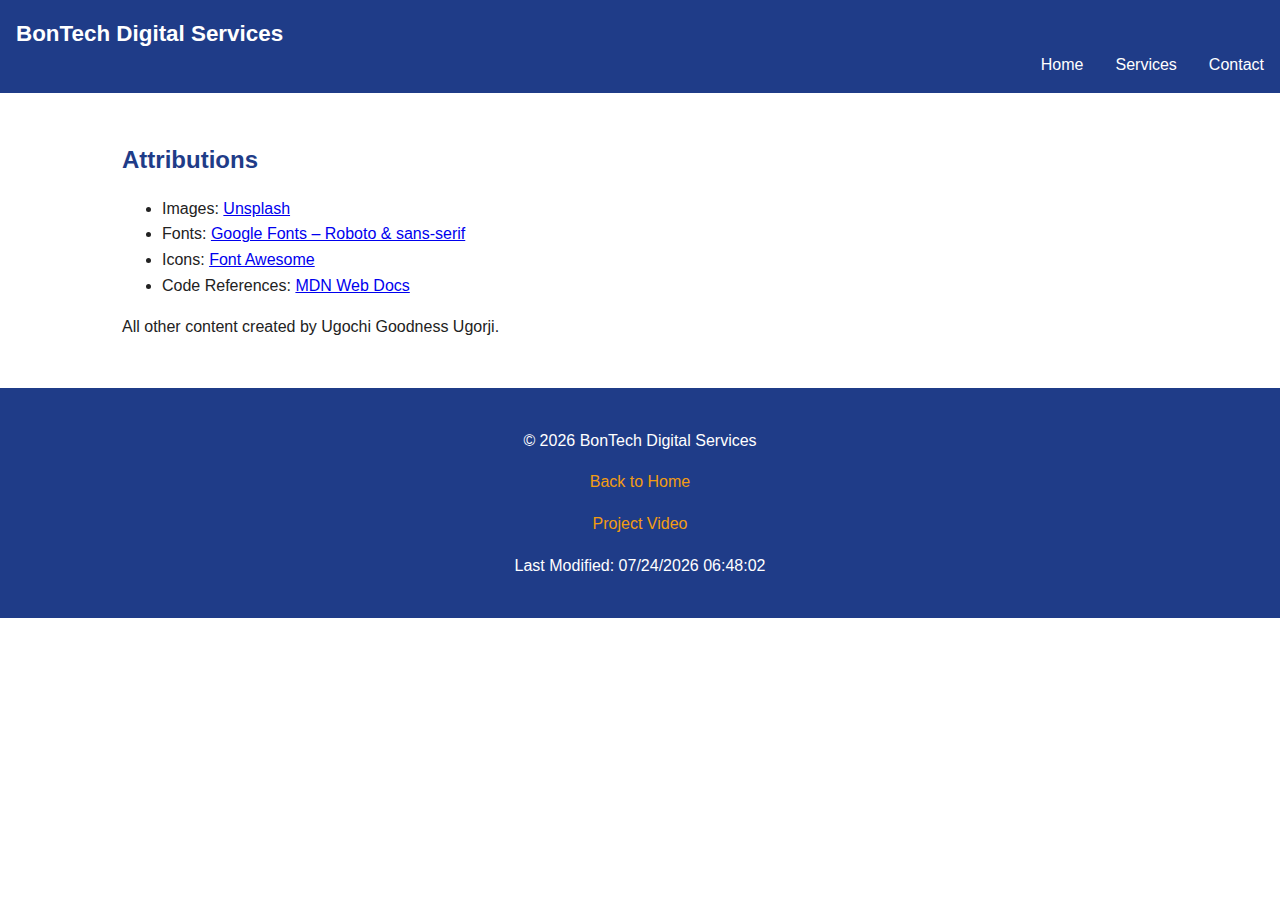
<file: finalproject/attributions.html>
<!DOCTYPE html>
<html lang="en-US">
<head>
  <meta charset="UTF-8">
  <title>Attributions | BonTech Digital Services</title>
  <meta name="author" content="Ugochi Goodness Ugorji">
  <meta name="description" content="Resources and references used in the BonTech Digital Services website.">
  <link rel="stylesheet" href="styles/base.css">
  <link rel="stylesheet" href="styles/larger.css">
</head>
<body>
<header>
  <h1>BonTech Digital Services</h1>
  <nav>
    <a href="index.html">Home</a>
    <a href="services.html">Services</a>
    <a href="contact.html">Contact</a>
  </nav>
</header>

<main>
  <h2>Attributions</h2>
  <ul>
    <li>Images: <a href="https://unsplash.com" target="_blank">Unsplash</a></li>
    <li>Fonts: <a href="https://fonts.google.com" target="_blank">Google Fonts – Roboto & sans-serif</a></li>
    <li>Icons: <a href="https://favicon.ico" target="_blank">Font Awesome</a></li>
    <li>Code References: <a href="https://developer.mozilla.org" target="_blank">MDN Web Docs</a></li>
  </ul>
  <p>All other content created by Ugochi Goodness Ugorji.</p>
</main>

<footer>
  <p>&copy; 2026 BonTech Digital Services</p>
  <p><a href="index.html">Back to Home</a></p>
  <p><a href="https://www.loom.com/share/45eaba9a9c2847b2bb65e21a0216bff5">Project Video</a></p>
  <p id="lastModified"></p>
</footer>

<script type="module" src="js/main.js"></script>
</body>
</html>
</file>
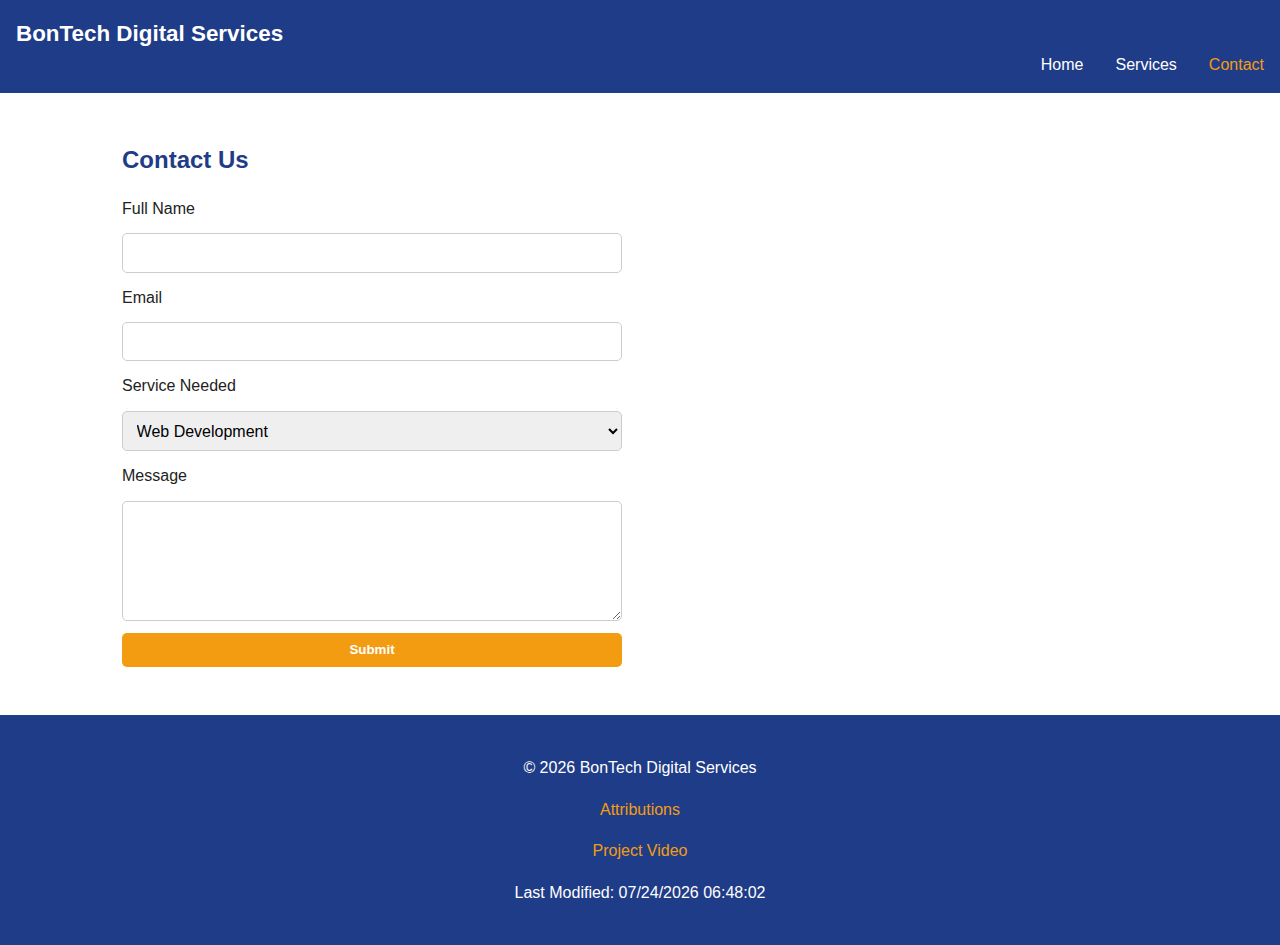
<file: finalproject/contact.html>
<!DOCTYPE html>
<html lang="en-US">
<head>
<meta charset="UTF-8">
<title>Contact | BonTech Digital Services</title>
<meta name="description" content="Contact BonTech for professional web and digital services.">
<meta name="author" content="Ugochi Goodness Ugorji">
<meta name="viewport" content="width=device-width, initial-scale=1.0">

<link rel="icon" href="images/favicon.ico">
<link rel="stylesheet" href="styles/base.css">
<link rel="stylesheet" href="styles/larger.css">
</head>

<body>

<header>
<h1>BonTech Digital Services</h1>
<button id="menuBtn" aria-label="Toggle Navigation">☰</button>
<nav id="navMenu">
<a href="index.html">Home</a>
<a href="services.html">Services</a>
<a href="contact.html" class="active">Contact</a>
</nav>
</header>

<main>
<h2>Contact Us</h2>

<form action="form-action.html" method="get" id="contactForm">
<label for="name">Full Name</label>
<input type="text" id="name" name="name" required>

<label for="email">Email</label>
<input type="email" id="email" name="email" required>

<label for="service">Service Needed</label>
<select id="service" name="service">
<option value="Web Development">Web Development</option>
<option value="Maintenance">Maintenance</option>
<option value="Support">Support</option>
<option value="Marketing">Marketing</option>
</select>

<label for="message">Message</label>
<textarea id="message" name="message" required></textarea>

<button type="submit">Submit</button>
</form>
</main>

<footer>
<p>&copy; 2026 BonTech Digital Services</p>
<p><a href="attributions.html">Attributions</a></p>
<p><a href="https://your-video-link.com">Project Video</a></p>
<p id="lastModified"></p>
</footer>

<script type="module" src="js/main.js"></script>
</body>
</html>
</file>
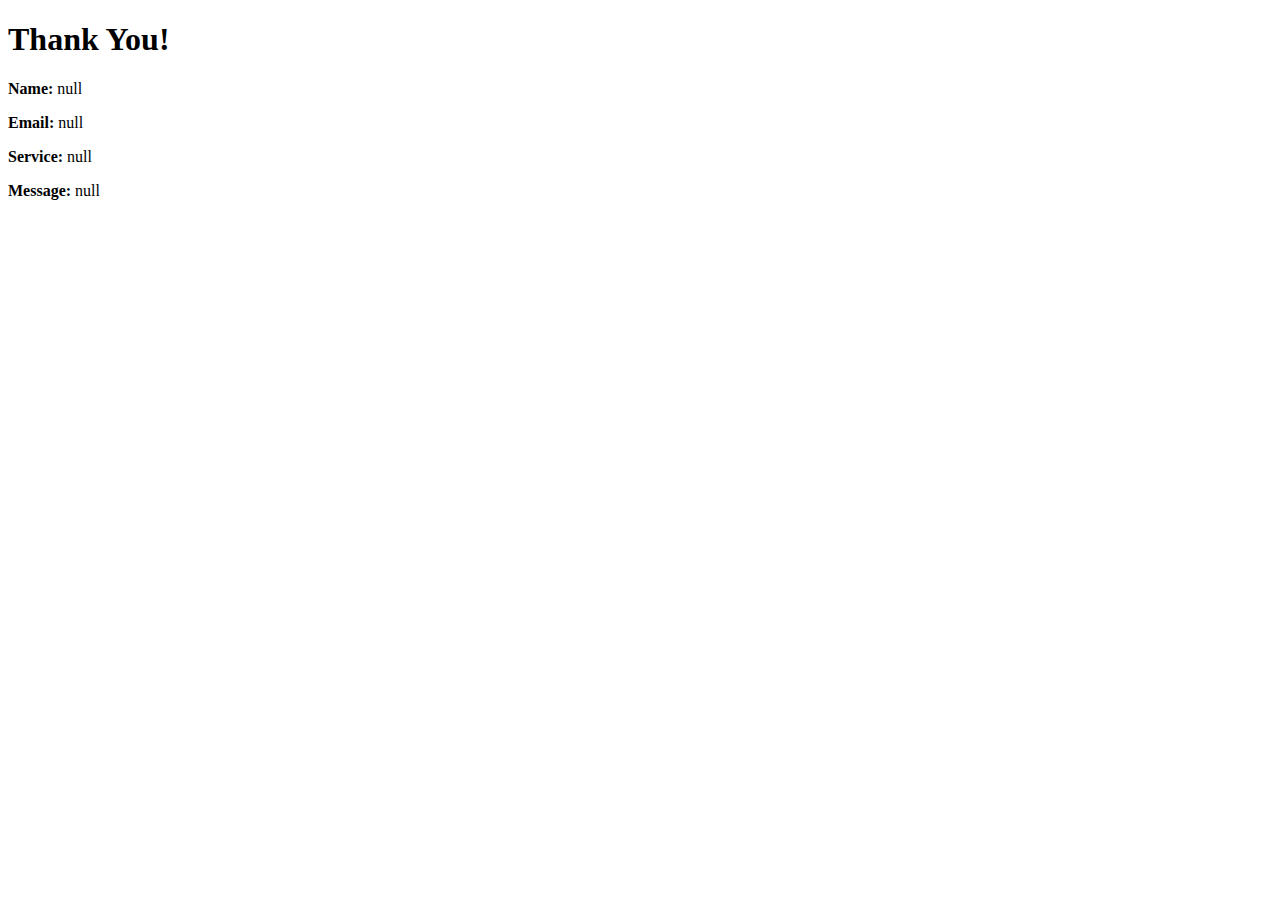
<file: finalproject/form-action.html>
<!DOCTYPE html>
<html lang="en-US">
<head>
<meta charset="UTF-8">
<title>Form Submission | BonTech</title>
<meta name="viewport" content="width=device-width, initial-scale=1.0">
</head>

<body>
<h1>Thank You!</h1>
<div id="results"></div>

<script>
const params = new URLSearchParams(window.location.search);
document.querySelector("#results").innerHTML = `
<p><strong>Name:</strong> ${params.get("name")}</p>
<p><strong>Email:</strong> ${params.get("email")}</p>
<p><strong>Service:</strong> ${params.get("service")}</p>
<p><strong>Message:</strong> ${params.get("message")}</p>
`;
</script>
</body>
</html>
</file>
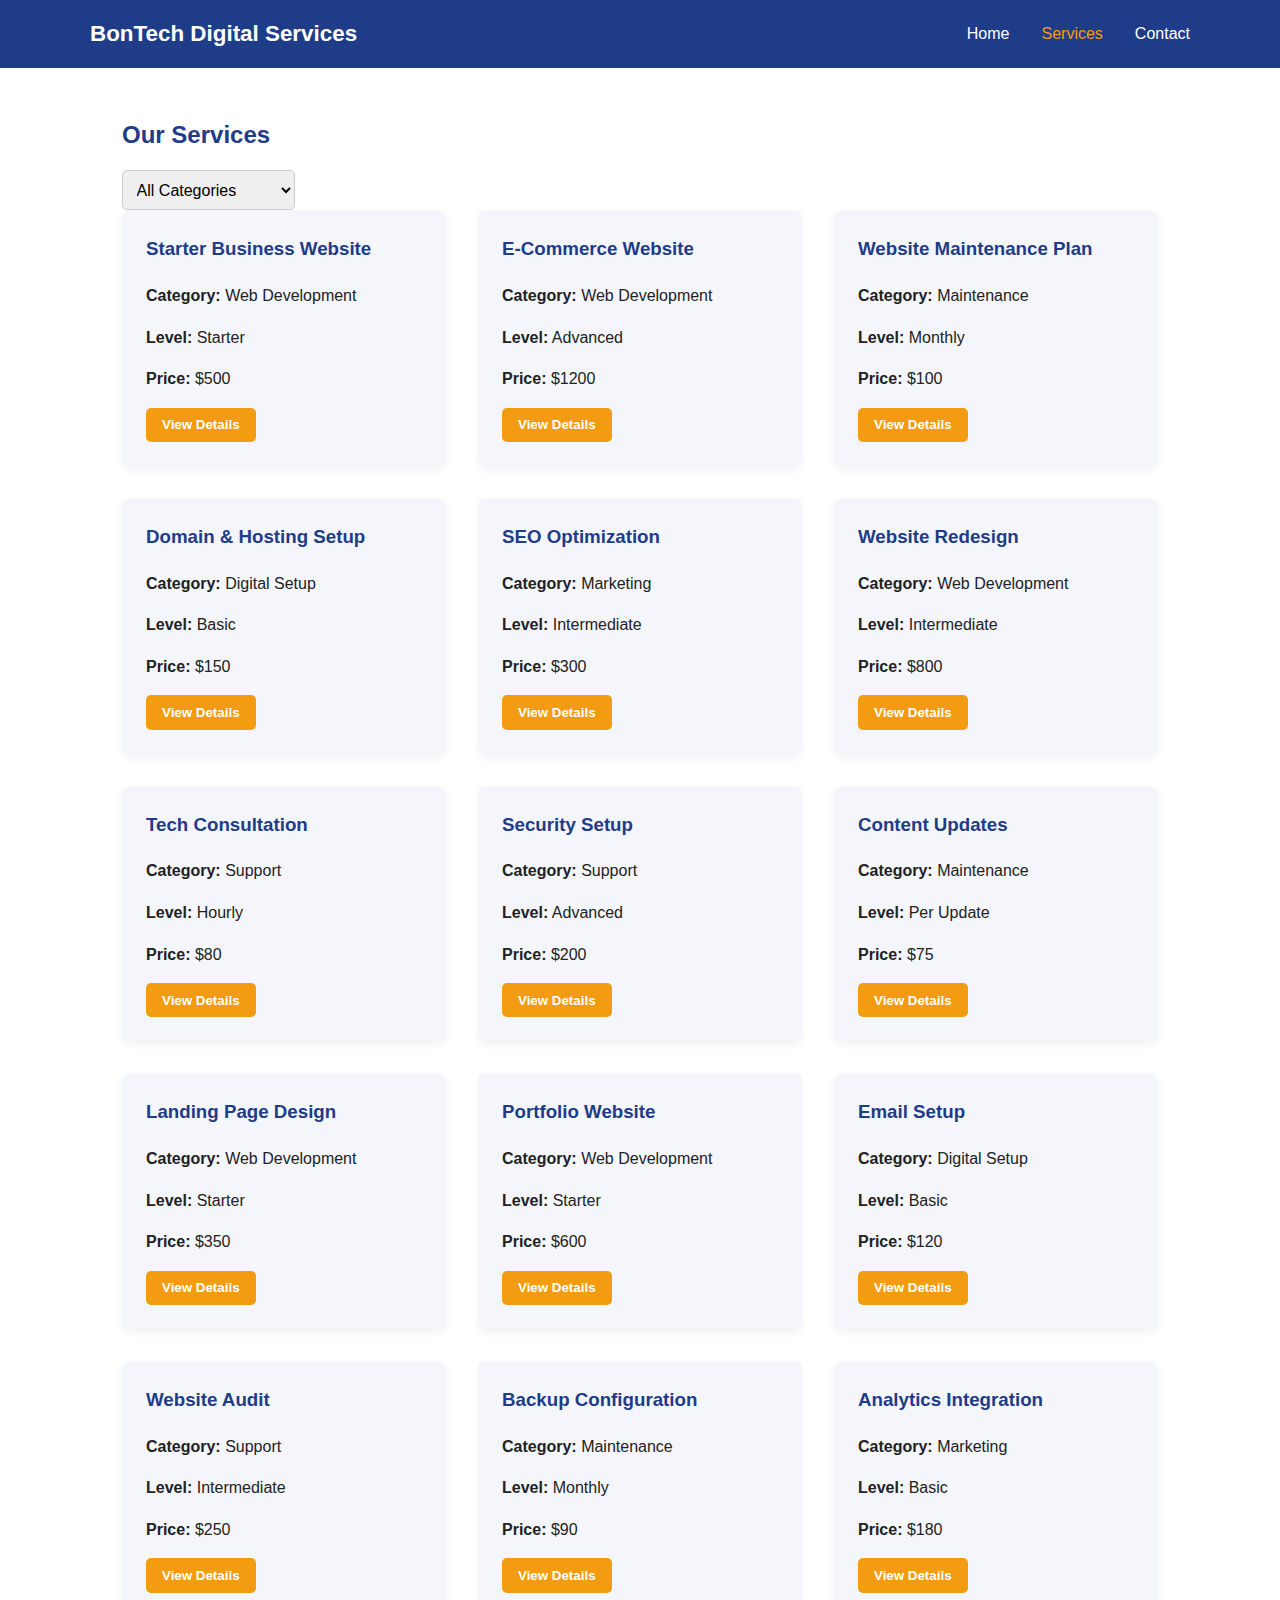
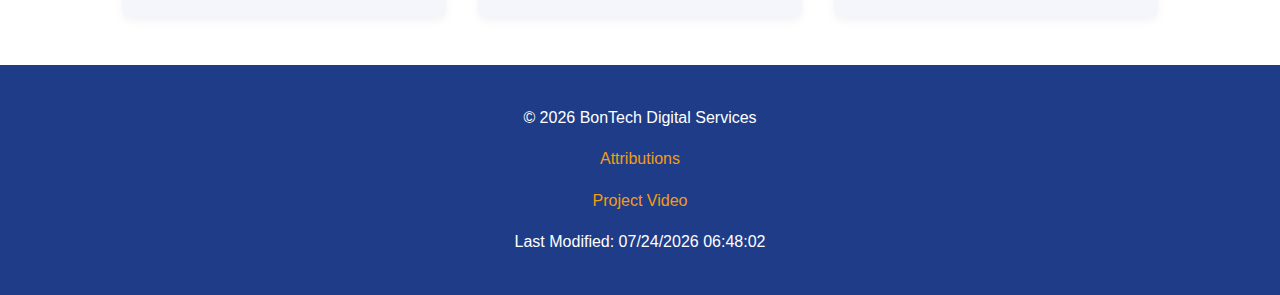
<file: finalproject/services.html>
<!DOCTYPE html>
<html lang="en-US">
<head>
  <meta charset="UTF-8">
  <title>Services | BonTech Digital Services</title>
  <meta name="description" content="Explore professional web development and digital support services offered by BonTech.">
  <meta name="author" content="Ugochi Goodness Ugorji">
  <meta name="viewport" content="width=device-width, initial-scale=1.0">

  <!-- Favicon -->
    <link rel="icon" href="images/favicon.ico">

    <meta property="og:title" content="BonTech Digital Services – Web Solutions for Small Businesses">
    <meta property="og:description" content="BonTech provides modern websites and digital support to help small businesses grow online.">
    <meta property="og:image" content="https://ugochigoodness.github.io/wdd231/finalproject/images/hero.webp">
    <meta property="og:url" content="https://ugochigoodness.github.io/wdd231/finalproject/index.html">
    <meta property="og:type" content="website">

  <link rel="stylesheet" href="styles/base.css">
  <link rel="stylesheet" href="styles/larger.css">

  <meta property="og:title" content="BonTech Services">
  <meta property="og:description" content="Professional digital services for small businesses.">
  <meta property="og:type" content="website">
</head>

<body>

<header>
  <div class="header-container">
    <h1>BonTech Digital Services</h1>
    <button id="menuBtn" aria-label="Toggle Navigation">☰</button>
    <nav id="navMenu">
      <a href="index.html">Home</a>
      <a href="services.html"  class="active">Services</a>
      <a href="contact.html">Contact</a>
    </nav>
  </div>
</header>

<main>
  <h2>Our Services</h2>

  <select id="categoryFilter">
    <option value="all">All Categories</option>
    <option value="Web Development">Web Development</option>
    <option value="Maintenance">Maintenance</option>
    <option value="Digital Setup">Digital Setup</option>
    <option value="Support">Support</option>
    <option value="Marketing">Marketing</option>
  </select>

  <section id="servicesContainer"></section>

  <dialog id="serviceModal">
    <button id="closeModal">Close</button>
    <div id="modalContent"></div>
  </dialog>

</main>

<footer>
  <p>&copy; 2026 BonTech Digital Services</p>
  <p><a href="attributions.html">Attributions</a></p>
  <p><a href="https://your-video-link.com">Project Video</a></p>
  <p id="lastModified"></p>
</footer>

<script type="module" src="js/main.js"></script>
</body>
</html>
</file>
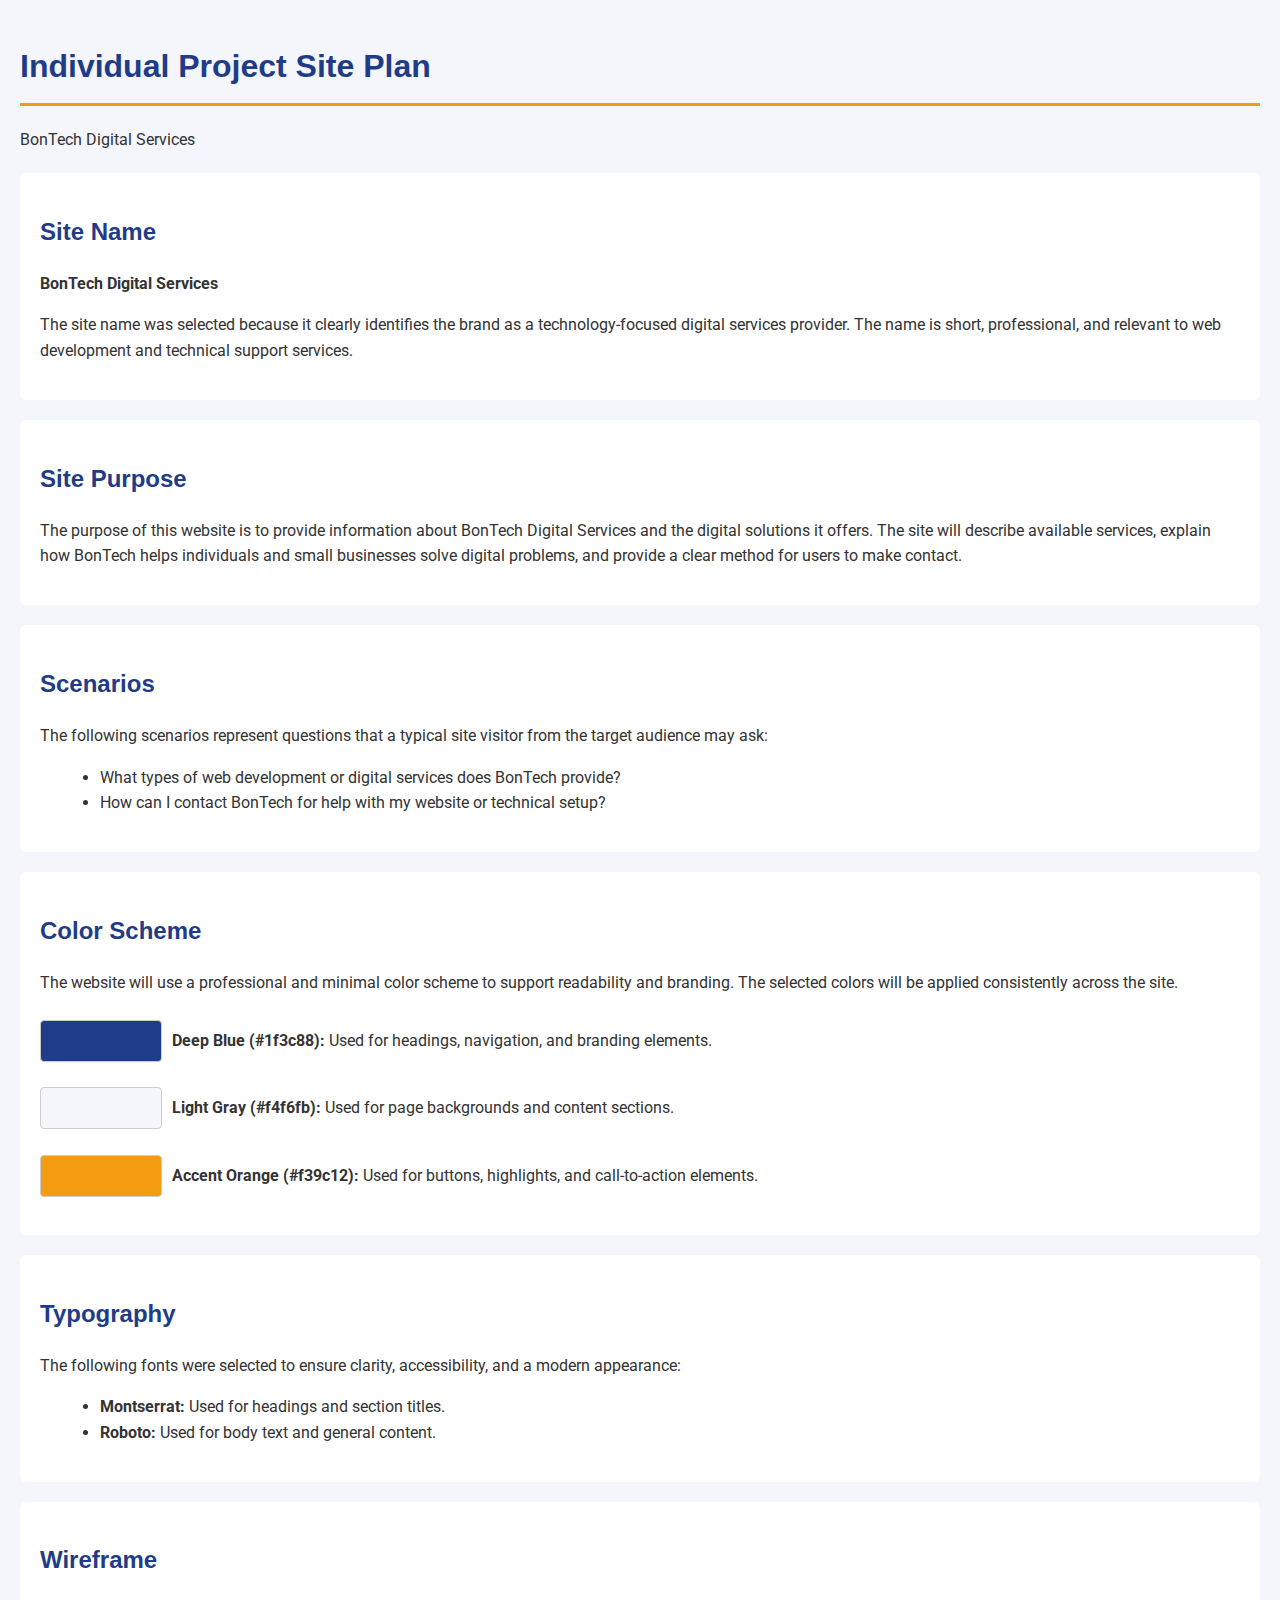
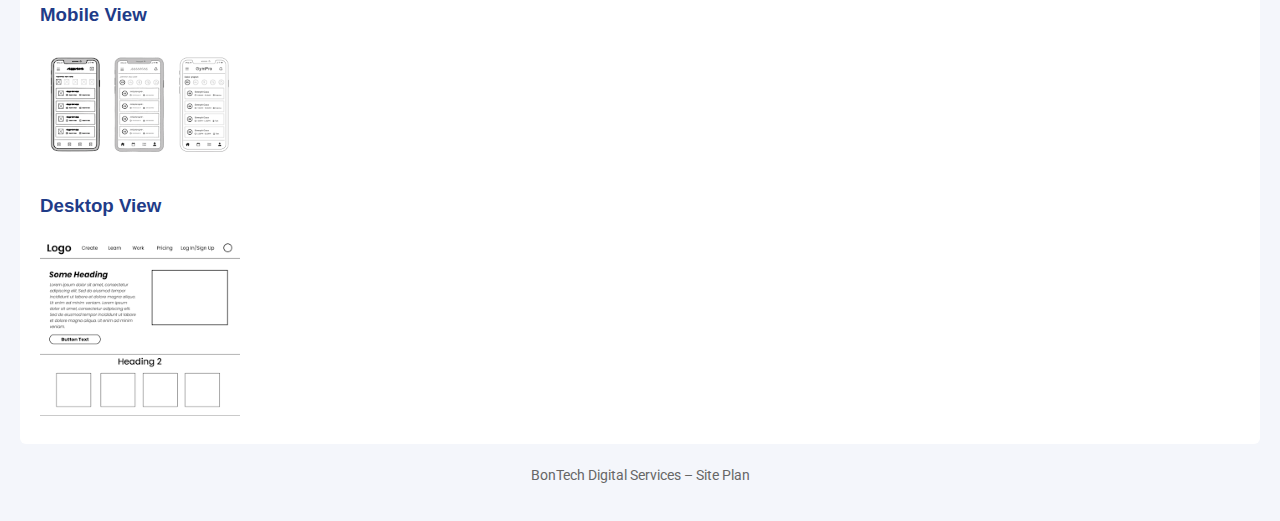
<file: finalproject/siteplan.html>
<!DOCTYPE html>
<html lang="en-US">
<head>
  <meta charset="UTF-8">
  <title>BonTech Digital Services – Site Plan</title>
  <meta name="author" content="Ugochi Goodness Ugorji">
  <meta name="description" content="BonTech is an ICT small company that builds online presence for its clients. From branding to website creation and building, IT Services and Consultation to Software development. Our goal to is help our clients accelerate their online presence.">

  <!-- Google Fonts -->
  <link rel="preconnect" href="https://fonts.googleapis.com">
  <link rel="preconnect" href="https://fonts.gstatic.com" crossorigin>
  <link href="https://fonts.googleapis.com/css2?family=Roboto:wght@400;700&display=swap" rel="stylesheet">

  <!-- CSS -->
  <link rel="stylesheet" href="styles/site.css">
</head>

<body>

  <header>
    <h1>Individual Project Site Plan</h1>
    <p>BonTech Digital Services</p>
  </header>

  <main>

    <section>
      <h2>Site Name</h2>
      <p><strong>BonTech Digital Services</strong></p>
      <p>
        The site name was selected because it clearly identifies the brand as a technology-focused
        digital services provider. The name is short, professional, and relevant to web development
        and technical support services.
      </p>
    </section>

    <section>
      <h2>Site Purpose</h2>
      <p>
        The purpose of this website is to provide information about BonTech Digital Services and the
        digital solutions it offers. The site will describe available services, explain how BonTech
        helps individuals and small businesses solve digital problems, and provide a clear method
        for users to make contact.
      </p>
    </section>

    <section>
      <h2>Scenarios</h2>
      <p>
        The following scenarios represent questions that a typical site visitor from the target
        audience may ask:
      </p>
      <ul>
        <li>What types of web development or digital services does BonTech provide?</li>
        <li>How can I contact BonTech for help with my website or technical setup?</li>
      </ul>
    </section>

    <section>
      <h2>Color Scheme</h2>
      <p>
        The website will use a professional and minimal color scheme to support readability and
        branding. The selected colors will be applied consistently across the site.
      </p>

      <div class="color-item">
        <span class="color-box primary"></span>
        <p><strong>Deep Blue (#1f3c88):</strong> Used for headings, navigation, and branding elements.</p>
      </div>

      <div class="color-item">
        <span class="color-box secondary"></span>
        <p><strong>Light Gray (#f4f6fb):</strong> Used for page backgrounds and content sections.</p>
      </div>

      <div class="color-item">
        <span class="color-box accent"></span>
        <p><strong>Accent Orange (#f39c12):</strong> Used for buttons, highlights, and call-to-action elements.</p>
      </div>
    </section>

    <section>
      <h2>Typography</h2>
      <p>
        The following fonts were selected to ensure clarity, accessibility, and a modern appearance:
      </p>
      <ul>
        <li><strong>Montserrat:</strong> Used for headings and section titles.</li>
        <li><strong>Roboto:</strong> Used for body text and general content.</li>
      </ul>
    </section>

    <section class="wireframes">
    <h2>Wireframe</h2>
    <h3>Mobile View</h3>
    <img src="images/mobileview.png" alt="Mobile Wireframe" />

    <h3>Desktop View</h3>
    <img src="images/desktopview.png" alt="Desktop Wireframe" />
  </section>

  </main>

  <footer>
    <p>BonTech Digital Services – Site Plan</p>
  </footer>

</body>
</html>
</file>
<file: styles/small.css>
/* ---------- BASE ---------- */
body {
  font-family: "Roboto", sans-serif;
  background-color: #f9f9f9;
  color: #333;
}

/* ---------- HEADER ---------- */
header {
  background-color: #0055aa;
  color: white;
  padding: 1rem;
}

header img {
  width: 50px;
  height: 50px;
}

header span {
  font-size: 1.2rem;
  font-weight: bold;
}


/* ---------- HAMBURGER ---------- */
.hamburger {
  margin-left: auto;
  font-size: 1.8rem;
  background: none;
  border: none;
  color: white;
  cursor: pointer;
}

.hamburger::before {
  content: "☰";
}

/* ---------- NAVIGATION ---------- */
nav.navigation {
  display: none;              /* hidden on small screens */
  flex-direction: column;
  background-color: #0055aa;
  text-align: center;
}

nav.navigation a {
  padding: 1rem;
  color: white;
  text-decoration: none;
}

nav.navigation a:hover,
nav.navigation a.current {
  background-color: #0055aa;
}

/* Show nav when JS toggles it */
nav.navigation.open {
  display: flex;
}

/* ---------- MAIN ---------- */
main {
  padding: 1rem;
  max-width: 900px;
  margin: auto;
}

.card {
  background-color: white;
  border: 1px solid #ccc;
  border-radius: 6px;
  margin-bottom: 1.5rem;
  padding: 1rem;
}

.card h2 {
  background-color: #0055aa;
  color: white;
  padding: 0.75rem;
  margin: -1rem -1rem 1rem -1rem;
  border-radius: 6px 6px 0 0;
}

.course-filters {
  display: flex;
  flex-direction: column;
  gap: 0.75rem;
}

/* Shared button styles */
.course-filters button {
  padding: 0.6rem;
  border: none;
  background-color: #333;
  color: white;
  cursor: pointer;
  font-weight: 600;
}

.course-filters button:hover {
  background-color: #0055aa
}

/* ---------- BROAD FILTERS ---------- */
.filter-group.broad {
  display: grid;
  grid-template-columns: repeat(3, 1fr); /* equal width */
  gap: 0.5rem;
}

/* Make broad filters visually stronger */
.filter-group.broad button {
  font-size: 1rem;
}

/* ---------- SPECIFIC FILTERS ---------- */
.filter-group.specific {
  display: grid;
  grid-template-columns: repeat(3, 1fr); /* equal width */
  gap: 0.5rem;
}

.filter-group.specific button {
  background-color: #333;
  font-size: 0.9rem;
}


/* ---------- FOOTER ---------- */
footer {
  background-color: #0055aa;
  color: white;
  text-align: center;
  padding: 1rem;
}

footer nav.sociallinks {
  display: flex;
  justify-content: center;
  gap: 1rem;
}

footer img {
  width: 30px;
}
</file>
<file: styles/larger.css>
@media (min-width: 768px) {

  body {
    display: grid;
    grid-template-areas:
      "header header"
      "nav nav"
      "main aside"
      "footer footer";
    grid-template-columns: 3fr 1fr;
  }

  header {
    grid-area: header;
  }

  nav.navigation {
    grid-area: nav;
    display: flex;
    flex-direction: row;
    justify-content: left;
    background-color: #333;
  }

  .hamburger {
    display: none;
  }

  .top-sections {
    display: flex;
    gap: 1.5rem;
    align-items: flex-start;
  }

  .top-sections section:first-child {
    flex: 2;   /* About Me → wider */
  }

  .top-sections section:last-child {
    flex: 1;   /* Image section → narrower */
  }

  footer {
    grid-area: footer;
  }
}

.courses {
  grid-template-columns: repeat(3, 1fr);
}
</file>
<file: chamber/styles/small.css>
/* ---------- Root & Base Styles ---------- */
:root {
  --primary-color: #1f4e79;
  --secondary-color: #f4f4f4;
  --accent-color: #cfa32f;
}

* {
  box-sizing: border-box;
}

body {
  margin: 0;
  font-family: "Roboto", Arial, sans-serif;
  background-color: var(--secondary-color);
  color: #333;
}

/* ---------- Header ---------- */
header {
  display: flex;
  justify-content: space-between;
  align-items: center;
  background-color: var(--primary-color);
  color: #fff;
  padding: 1rem;
  position: relative; /* needed for absolute nav positioning */
}

header img {
  max-width: 50px;
}

header h1 {
  margin: 0;
  font-weight: 600;
  font-size: 1.2rem;
  flex: 1;
  text-align: center;
}

/* ---------- Navigation (Mobile) ---------- */
nav {
  position: relative; /* ensures absolute menu is inside nav */
}

.navigation {
  display: none; /* hidden on mobile by default */
  position: absolute;
  top: 100%; /* dropdown below header */
  left: 0;
  width: 100%;
  background-color: var(--primary-color);
  flex-direction: column;
  z-index: 999; /* on top of other content */
}

.navigation.open {
  display: flex; /* show menu when hamburger clicked */
}

.navigation li {
  list-style: none;
}

.navigation li a {
  display: block;
  padding: 1rem;
  text-decoration: none;
  color: #fff;
  font-weight: 500;
}

.navigation li a:hover,
.navigation li a.active {
  background-color: var(--accent-color);
  color: #000;
}

/* ---------- Hamburger Menu ---------- */
#menu {
  font-size: 2rem;
  cursor: pointer;
  background: none;
  border: none;
  color: #fff;
  z-index: 1000;
  position: relative; /* stay above nav */
}

#menu::before {
  content: "☰";
}

#menu.open::before {
  content: "✖";
}

/* ---------- Main ---------- */
main {
  padding: 1rem;
}

h2 {
  font-weight: 700;
  text-align: center;
}

/* ---------- View Buttons ---------- */
.view-buttons {
  display: flex;
  justify-content: center;
  gap: 1rem;
  margin-bottom: 1.5rem;
}

.view-buttons button {
  padding: 0.5rem 1rem;
  font-weight: 700;
  border: none;
  background-color: var(--primary-color);
  color: #fff;
  cursor: pointer;
}

.view-buttons button:hover {
  background-color: var(--accent-color);
  color: #000;
}

/* ---------- Directory Grid ---------- */
#members.grid {
  display: grid;
  gap: 1rem;
}

#members.grid section {
  background-color: #fff;
  padding: 1rem;
  text-align: center;
  border-radius: 6px;
}

#members img {
  max-width: 100%;
  height: auto;
}

/* ---------- Directory List ---------- */
#members.list section {
  background-color: #fff;
  padding: 1rem;
  border-bottom: 1px solid #ddd;
}

/* ---------- Membership Badges ---------- */
.badge {
  display: inline-block;
  padding: 0.3rem 0.6rem;
  margin: 0.5rem 0;
  font-size: 0.8rem;
  font-weight: 700;
  border-radius: 4px;
}

.badge.gold {
  background-color: #d4af37;
  color: #000;
}

.badge.silver {
  background-color: #c0c0c0;
  color: #000;
}

.badge.member {
  background-color: #1f4e79;
  color: #fff;
}

/* ---------- Footer ---------- */
footer {
  background-color: var(--primary-color);
  padding: 1.5rem 1rem;
  font-size: 0.9rem;
  color: #fff;
}

.footer-content {
  display: flex;
  flex-direction: column;
  gap: 1.5rem;
  text-align: center;
}

.footer-left h3 {
  margin: 0 0 0.5rem 0;
  font-weight: 700;
}

.footer-center {
  display: flex;
  justify-content: center;
  gap: 1.5rem;
}

.footer-center a img {
  width: 32px;
  height: 32px;
  filter: grayscale(100%);
  transition: filter 0.3s ease;
}

.footer-center a:hover img,
.footer-center a:focus img {
  filter: grayscale(0%);
}

.footer-right p {
  margin: 0.3rem 0;
  font-weight: 400;
}

/* ---------- Hero Section ---------- */
.hero {
  position: relative;
}

.hero img {
  width: 100%;
  height: auto;
  border-radius: 6px;
}

.hero .cta {
  position: absolute;
  bottom: 1rem;
  right: 1rem;
  background-color: var(--accent-color);
  color: #000;
  padding: 0.75rem 1.25rem;
  text-decoration: none;
  font-weight: 700;
  border-radius: 4px;
}

/* ---------- Events & Weather ---------- */
.events,
.weather {
  background-color: var(--secondary-color);
  padding: 1rem;
  border-radius: 6px;
}

.events h2,
.weather h2,
.spotlights h2 {
  margin-bottom: 0.5rem;
}

/* ---------- Weather ---------- */
.weather p {
  margin: 0.25rem 0;
}

/* ---------- Spotlights ---------- */
.spotlights {
  background-color: var(--secondary-color);
  padding: 1rem;
  border-radius: 6px;
}

.spotlight-cards {
  display: flex;
  flex-direction: column;
  gap: 1rem;
}

.spotlight-card {
  background-color: #fff;
  padding: 1rem;
  border-radius: 6px;
  text-align: center;
}

.spotlight-card img {
  max-width: 100px;
  margin-bottom: 0.5rem;
}
</file>
<file: chamber/styles/large.css>
@media (min-width: 768px) {
  .footer-content {
    flex-direction: row;
    justify-content: space-between;
    align-items: center;
    text-align: left;
  }

  .footer-left,
  .footer-center,
  .footer-right {
    flex: 1;
  }

  .footer-center {
    justify-content: center;
  }

  .footer-right {
    text-align: right;
  }
}

  /* ---------- Header ---------- */
  header {
    display: flex;
    align-items: center;
    justify-content: space-between;
    text-align: left;
  }

  header h1 {
    margin-left: 1rem;
  }

  /* ---------- Navigation ---------- */
  .navigation {
    display: flex;
    gap: 1rem;
  }

  .navigation li a {
    padding: 0.5rem 1rem;
  }

  /* Hide hamburger button */
   #menu {
    display: none;
  }

  /* ---------- Directory Grid ---------- */
  #members.grid {
    grid-template-columns: repeat(auto-fit, minmax(250px, 1fr));
  }

  /* ---------- Directory List ---------- */
  #members.list section {
    display: grid;
    grid-template-columns: 150px 1fr;
    align-items: center;
    gap: 1rem;
  }

  #members.list img {
    max-width: 150px;
  }
</file>
<file: finalproject/styles/base.css>
*,
*::before,
*::after {
  box-sizing: border-box;
}

:root {
  --primary: #1f3c88;
  --accent: #f39c12;
  --light: #f4f6fb;
  --dark: #222;
  --max-width: 1100px;
}

body {
  margin: 0;
  font-family: "Roboto", Arial, sans-serif;
  line-height: 1.6;
  color: var(--dark);
  background-color: white;
}

/* -------------------- */
/* HEADER & NAVIGATION  */
/* -------------------- */

header {
  background: var(--primary);
  color: white;
  padding: 1rem;
}

.header-container {
  max-width: var(--max-width);
  margin: 0 auto;
  display: flex;
  justify-content: space-between;
  align-items: center;
}

header h1 {
  font-size: 1.4rem;
  margin: 0;
}

#menuBtn {
  background: none;
  border: none;
  color: white;
  font-size: 1.8rem;
  cursor: pointer;
}

/* Navigation mobile (hidden by default) */
nav {
  display: none;
  flex-direction: column;
  margin-top: 1rem;
}

nav.open {
  display: flex;
}

nav a {
  text-decoration: none;
  color: white;
  padding: 0.75rem 0;
  font-weight: 500;
}

nav a:hover,
nav a.active {
  color: var(--accent);
}

/* -------------------- */
/* MAIN CONTENT         */
/* -------------------- */

main {
  max-width: var(--max-width);
  margin: 2rem auto;
  padding: 0 1rem;
}

h2 {
  color: var(--primary);
  margin-bottom: 1rem;
}

/* -------------------- */
/* HERO SECTION         */
/* -------------------- */

.hero {
  text-align: center;
  padding: 2rem 1rem;
}

.hero img {
  width: 100%;
  max-width: 600px;
  border-radius: 8px;
}

.cta {
  display: inline-block;
  margin-top: 1rem;
  padding: 0.75rem 1.5rem;
  background: var(--accent);
  color: white;
  text-decoration: none;
  border-radius: 5px;
  font-weight: bold;
}

.cta:hover {
  opacity: 0.9;
}

/* -------------------- */
/* SERVICES GRID        */
/* -------------------- */

#servicesContainer {
  display: grid;
  gap: 1.5rem;
}

.card {
  background: var(--light);
  padding: 1.5rem;
  border-radius: 8px;
  box-shadow: 0 4px 10px rgba(0,0,0,0.05);
  transition: transform 0.2s ease;
}

.card:hover {
  transform: translateY(-5px);
}

.card h3 {
  margin-top: 0;
  color: var(--primary);
}

button {
  background: var(--accent);
  border: none;
  padding: 0.6rem 1rem;
  border-radius: 5px;
  cursor: pointer;
  color: white;
  font-weight: 600;
}

button:hover {
  opacity: 0.9;
}

/* -------------------- */
/* FORM STYLING         */
/* -------------------- */

form {
  max-width: 500px;
  display: flex;
  flex-direction: column;
  gap: 0.75rem;
}

input,
select,
textarea {
  padding: 0.6rem;
  border-radius: 5px;
  border: 1px solid #ccc;
  font-size: 1rem;
}

textarea {
  min-height: 120px;
  resize: vertical;
}

/* -------------------- */
/* MODAL                */
/* -------------------- */

dialog {
  border: none;
  border-radius: 8px;
  padding: 2rem;
  max-width: 400px;
}

dialog::backdrop {
  background: rgba(0,0,0,0.4);
}

/* -------------------- */
/* FOOTER               */
/* -------------------- */

footer {
  background: var(--primary);
  color: white;
  text-align: center;
  padding: 1.5rem 1rem;
  margin-top: 3rem;
}

footer a {
  color: var(--accent);
  text-decoration: none;
}

footer a:hover {
  text-decoration: underline;
}
</file>
<file: finalproject/styles/larger.css>
/* -------------------- */
/* MEDIA QUERIES        */
/* -------------------- */

@media (min-width: 768px) {

  /* Hide hamburger button on desktop */
  #menuBtn {
    display: none;
  }

  /* Horizontal nav for desktop */
  nav {
    display: flex;
    flex-direction: row;   
    justify-content: flex-end; /* align nav links to the right */
    gap: 2rem;                /* space between links */
    background: none;
    margin-top: 0;
    width: auto;
    padding: 0;
  }

  nav a {
    padding: 0;
    margin: 0;
    font-size: 1rem;
    color: white; /* ensure visibility */
  }

  nav a:hover,
  nav a.active {
    color: var(--accent);
  }

  /* Align header content properly */
  .header-container {
    display: flex;
    justify-content: space-between; /* h1 on left, nav on right */
    align-items: center;
  }

  /* Services grid layout */
  #servicesContainer {
    display: grid;
    grid-template-columns: repeat(3, 1fr);
    gap: 2rem;
  }

  /* Improve spacing for main content */
  main {
    margin: 3rem auto;
    padding: 0 2rem;
  }
}
</file>
<file: styles/modules.css>
* {
  margin: 0;
  padding: 0;
  box-sizing: border-box;
}

body {
  font-family: Arial, sans-serif;
  background-color: #f0f0f0;
}

main {
  padding: 1rem;
  background-color: #fff;
  color: #333;
  width: fit-content;
  margin: 1rem auto;
  border: 1px solid rgb(0 0 0 / 10%);
  border-radius: 10px;
}

h1 {
  font-size: 1.5rem;
  color: #000;
}

h2 {
  font-size: 1.2rem;
  color: #555;
}

h1,
h2 {
  text-align: center;;
  margin-bottom: 1.1rem;
}

form p {
  margin: .5rem;
  font-weight: bold;
}

#enrollment {
  padding: 1rem 1rem 0 1rem;
  border: 1px solid rgb(0 0 0 / 10%);
  border-radius: 10px;
  background-color: #bed;
  text-align: center;
}

select {
  padding: 0.5em;
  border: 1px solid #ccc;
  width: 3rem;
}

button {
  display: block;
  margin: 1rem auto;
  padding: 0.6em 1em;
  border: none;
  border-radius: 5px;
  background-color: #0078d4;
  color: white;
  cursor: pointer;
}

button:hover {
  background-color: #005fa3;
}

table {
  margin-top: 2rem;
  width: 100%;
  border-collapse: collapse;
  background-color: white;
  box-shadow: 0 2px 6px rgb(0 0 0 / 5%);
}

th,
td {
  padding: 0.75rem;
  text-align: center;
  border-bottom: 1px solid #ddd;
}

th {
  background-color: #000;
  color: white;
  font-weight: bold;
}

tr:hover {
  background-color: #bbb;
}
</file>
<file: styles/prophets.css>
:root {
  --primary: #1f3a5f;
  --secondary: #f4f6f9;
  --card-bg: #ffffff;
  --accent: #3a6ea5;
}

* {
  box-sizing: border-box;
}

body {
  margin: 0;
  font-family: 'Roboto', sans-serif;
  background-color: var(--secondary);
  color: #222;
}

/* HEADER & FOOTER */
header,
footer {
  background-color: var(--primary);
  color: white;
  text-align: center;
  padding: 1.25rem;
}

header h1 {
  margin: 0;
  font-weight: 700;
  letter-spacing: 0.5px;
}

footer {
  font-size: 0.9rem;
}

/* MAIN LAYOUT */
main {
  padding: 1.5rem;
}

#cards {
  display: grid;
  grid-template-columns: repeat(auto-fit, minmax(280px, 1fr));
  gap: 1.5rem;
}

/* PROPHET CARDS */
section {
  background-color: var(--card-bg);
  padding: 1.25rem;
  border-radius: 10px;
  text-align: center;
  box-shadow: 0 4px 12px rgba(0, 0, 0, 0.15);
  transition: transform 0.2s ease, box-shadow 0.2s ease;
}

section:hover {
  transform: translateY(-4px);
  box-shadow: 0 8px 18px rgba(0, 0, 0, 0.2);
}

section h2 {
  color: var(--primary);
  margin-bottom: 0.5rem;
  font-weight: 700;
}

section p {
  margin: 0.25rem 0;
  font-size: 0.95rem;
  line-height: 1.4;
}

/* IMAGE */
section img {
  margin-top: 1rem;
  width: 100%;
  height: auto;
  border-radius: 6px;
}
</file>
<file: chamber/styles/medium.css>
@media (min-width: 641px) {

  .discover-grid {
    grid-template-columns: 1fr 1fr;
    grid-template-areas:
      "card1 card2"
      "card3 card4"
      "card5 card6"
      "card7 card8";
  }

  /* Hover effects start here (non-mobile only) */
  .discover-grid img {
    transition: transform 0.3s ease, filter 0.3s ease;
  }

  .discover-grid img:hover {
    transform: scale(1.05);
    filter: brightness(1.1);
  }
}
</file>
<file: finalproject/styles/site.css>
:root {
  --primary-color: #1f3c88;
  --secondary-color: #f4f6fb;
  --accent-color: #f39c12;
  --text-color: #333;
}

body {
  margin: 0;
  padding: 20px;
  background-color: var(--secondary-color);
  color: var(--text-color);
  font-family: 'Roboto', sans-serif;
  line-height: 1.6;
}

header {
  margin-bottom: 20px;
}

h1, h2, h3 {
  font-family: 'Montserrat', sans-serif;
  color: var(--primary-color);
}

h1 {
  border-bottom: 3px solid var(--accent-color);
  padding-bottom: 10px;
}

section {
  background-color: #ffffff;
  padding: 20px;
  margin-bottom: 20px;
  border-radius: 6px;
}

ul {
  margin-left: 20px;
}

.color-item {
  display: flex;
  align-items: center;
  gap: 10px;
  margin: 10px 0;
}

.color-box {
  width: 120px;
  height: 40px;
  border-radius: 4px;
  border: 1px solid #ccc;
}

.color-box.primary {
  background-color: var(--primary-color);
}

.color-box.secondary {
  background-color: var(--secondary-color);
}

.color-box.accent {
  background-color: var(--accent-color);
}

.wireframe {
  border: 2px dashed var(--primary-color);
  padding: 15px;
  background-color: #fafafa;
  margin-bottom: 20px;
}

.wireframe div {
  border: 1px solid #999;
  padding: 10px;
  margin: 8px 0;
  text-align: center;
  font-size: 0.9rem;
}

footer {
  text-align: center;
  font-size: 0.9rem;
  color: #666;
}
</file>
